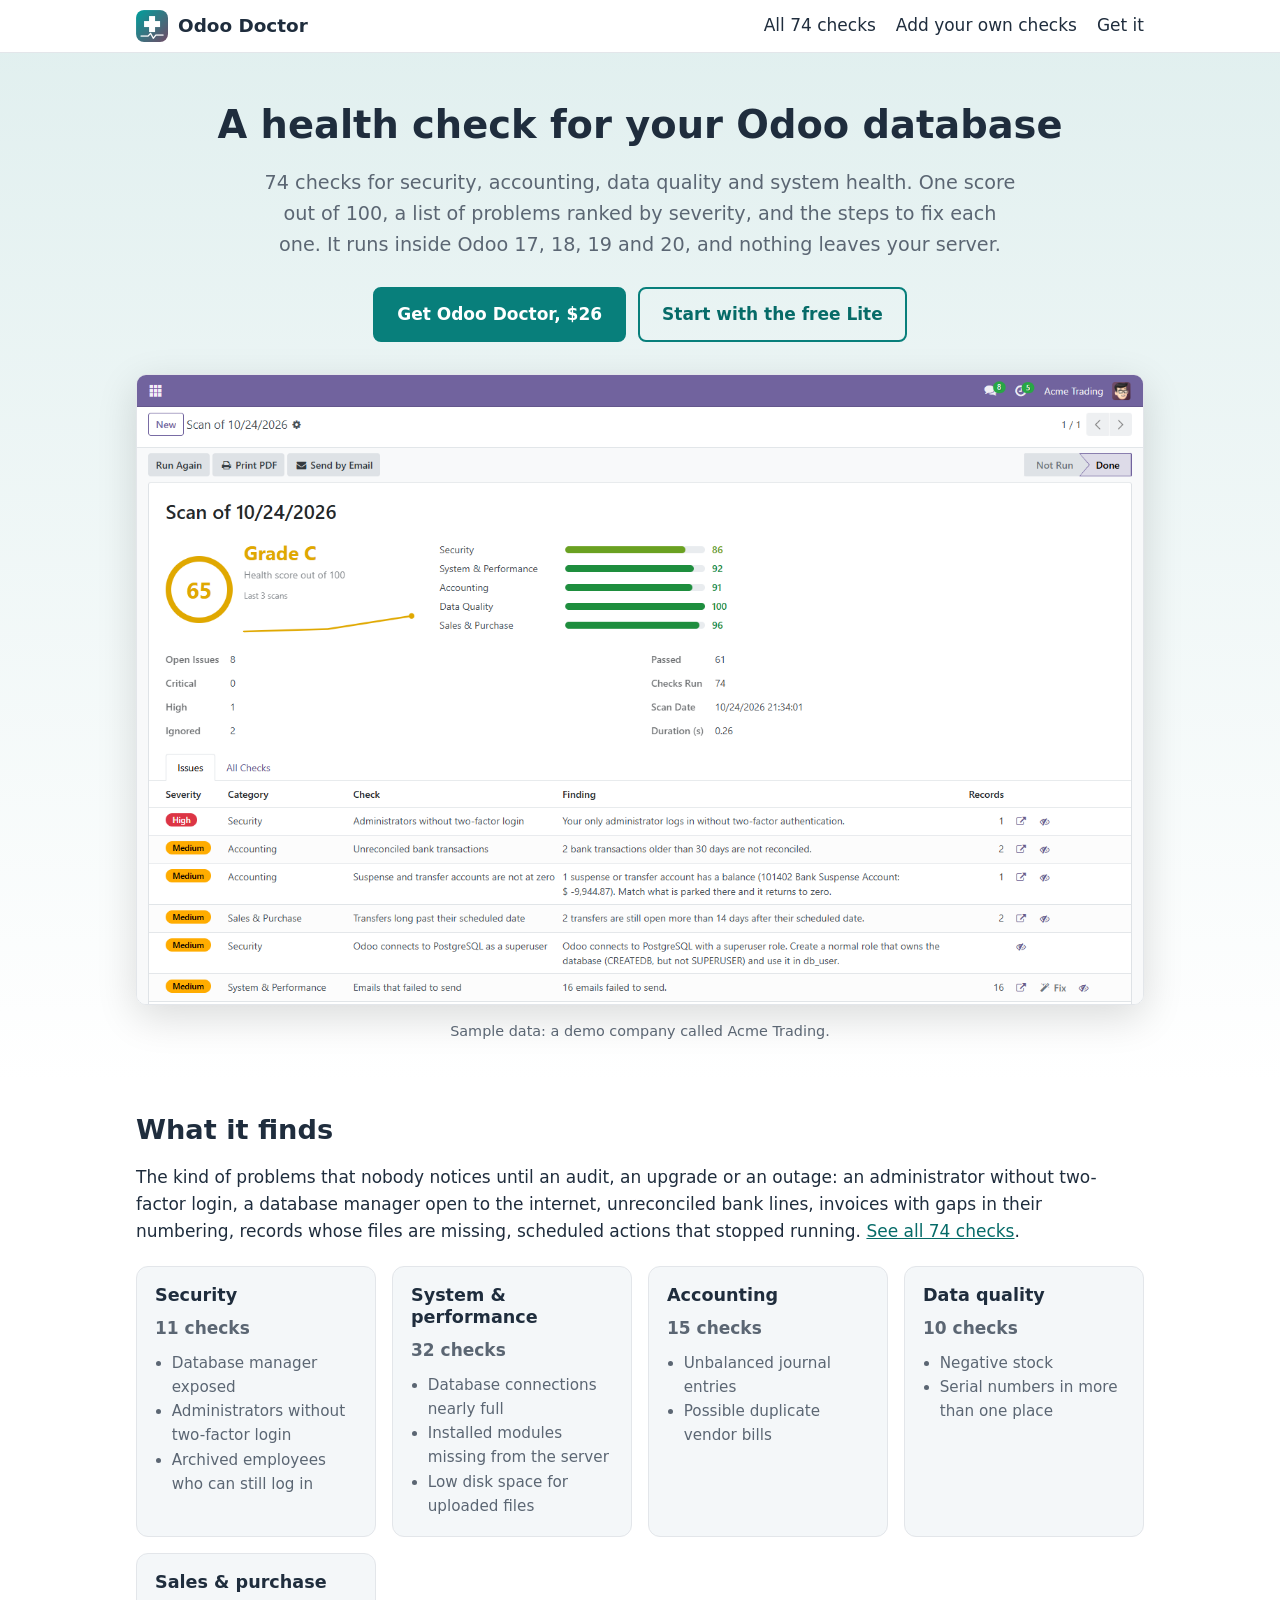
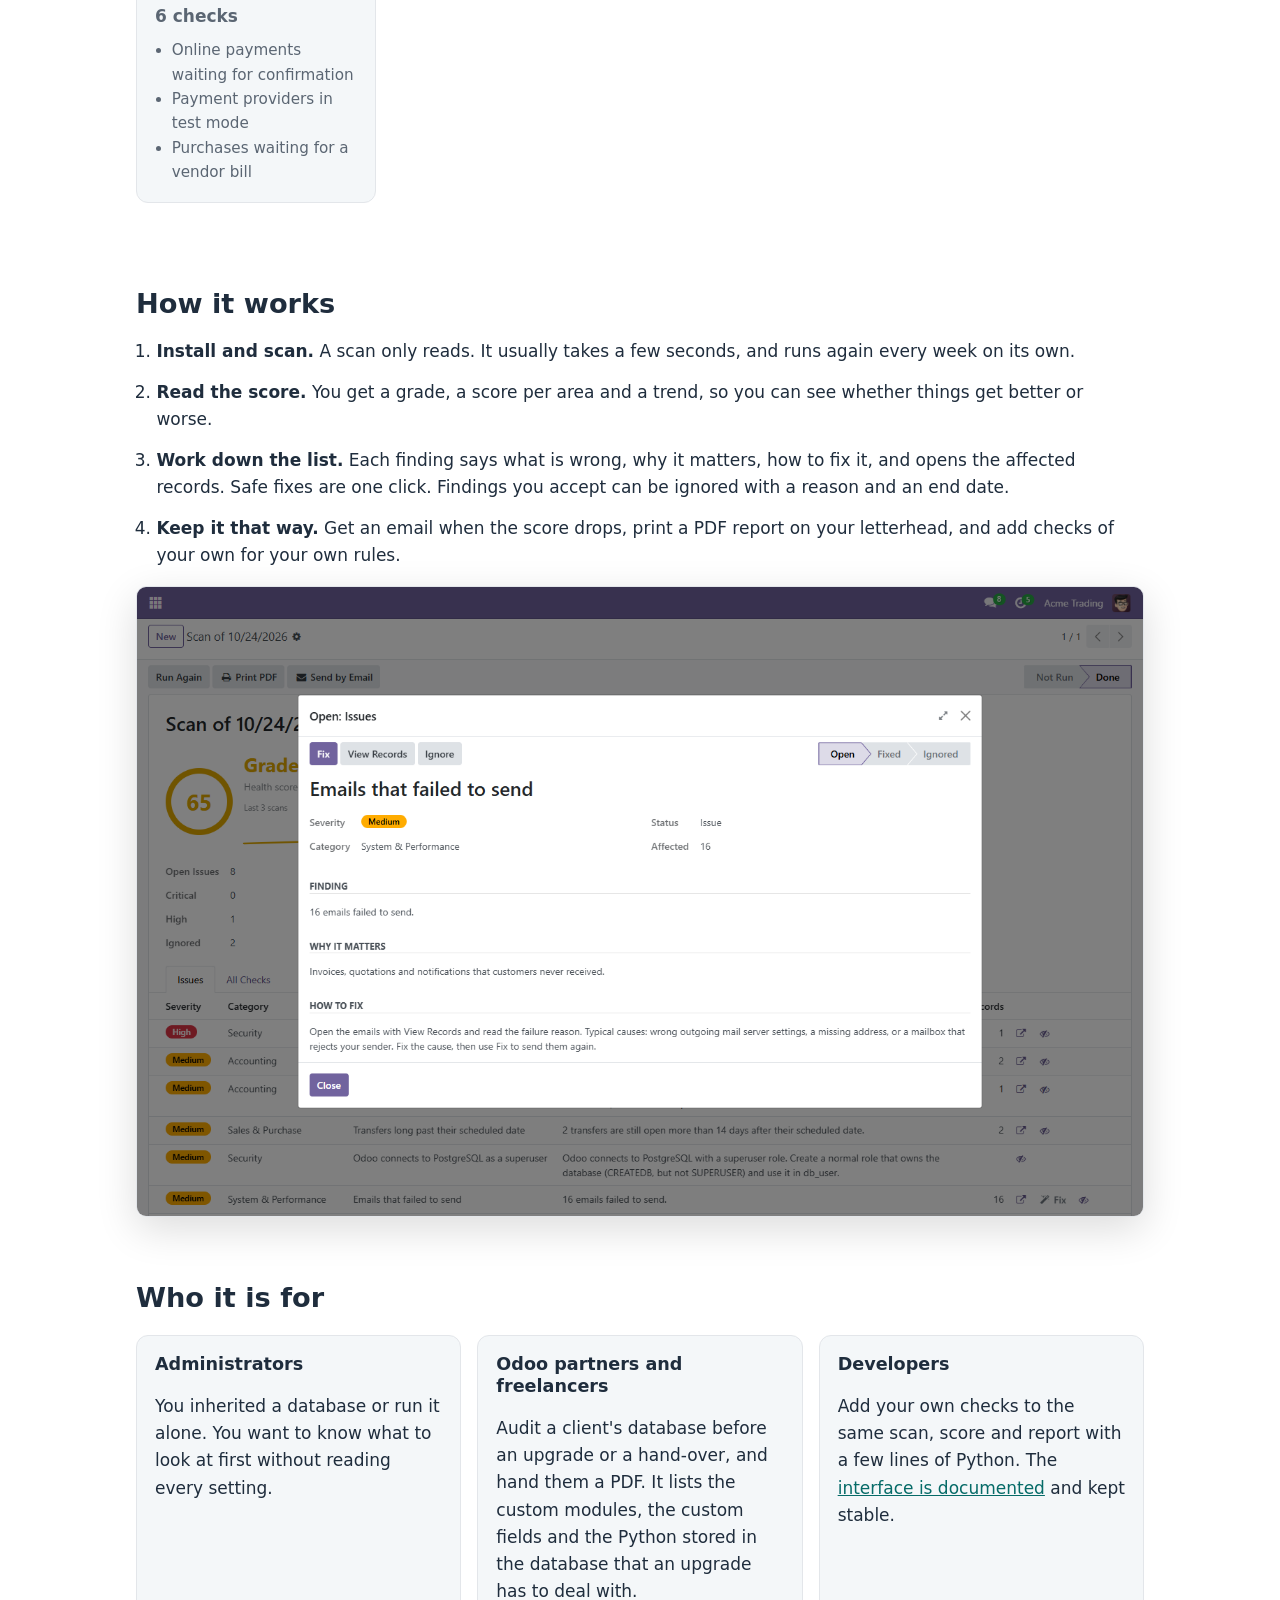
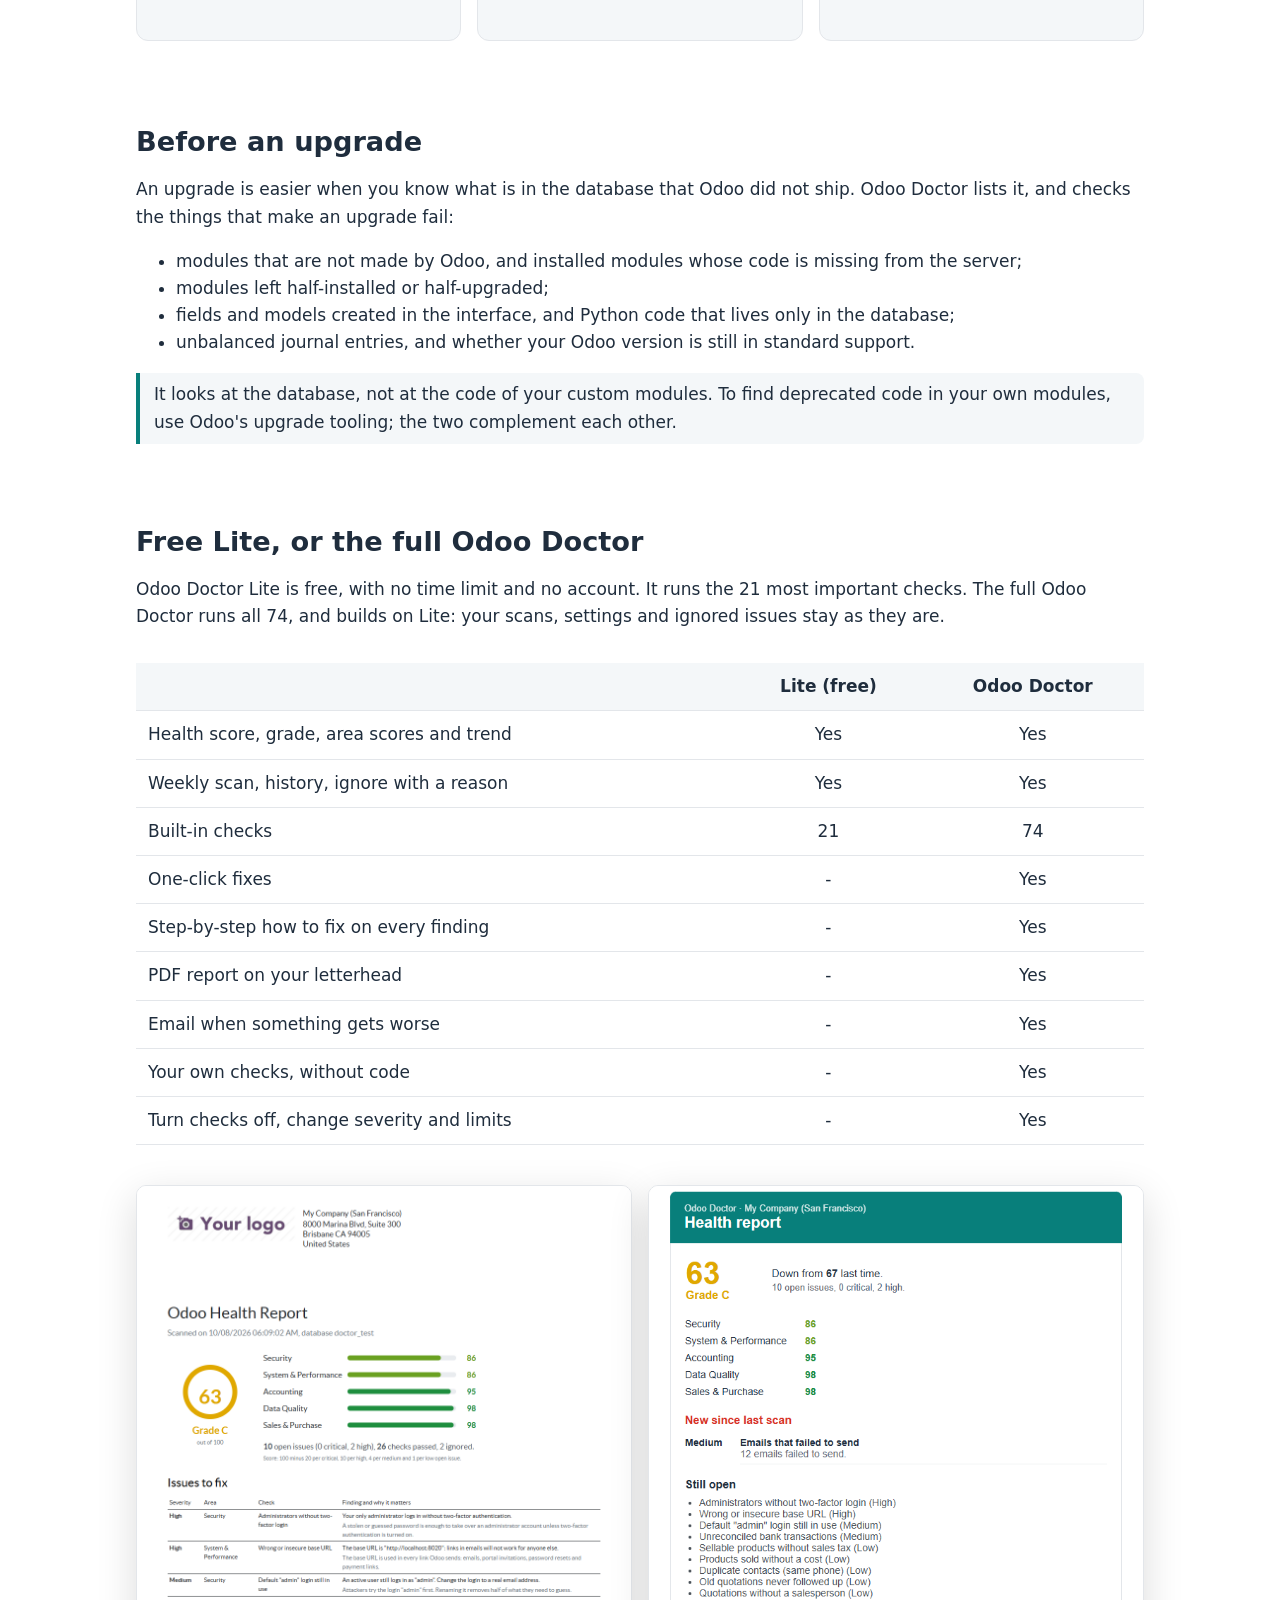
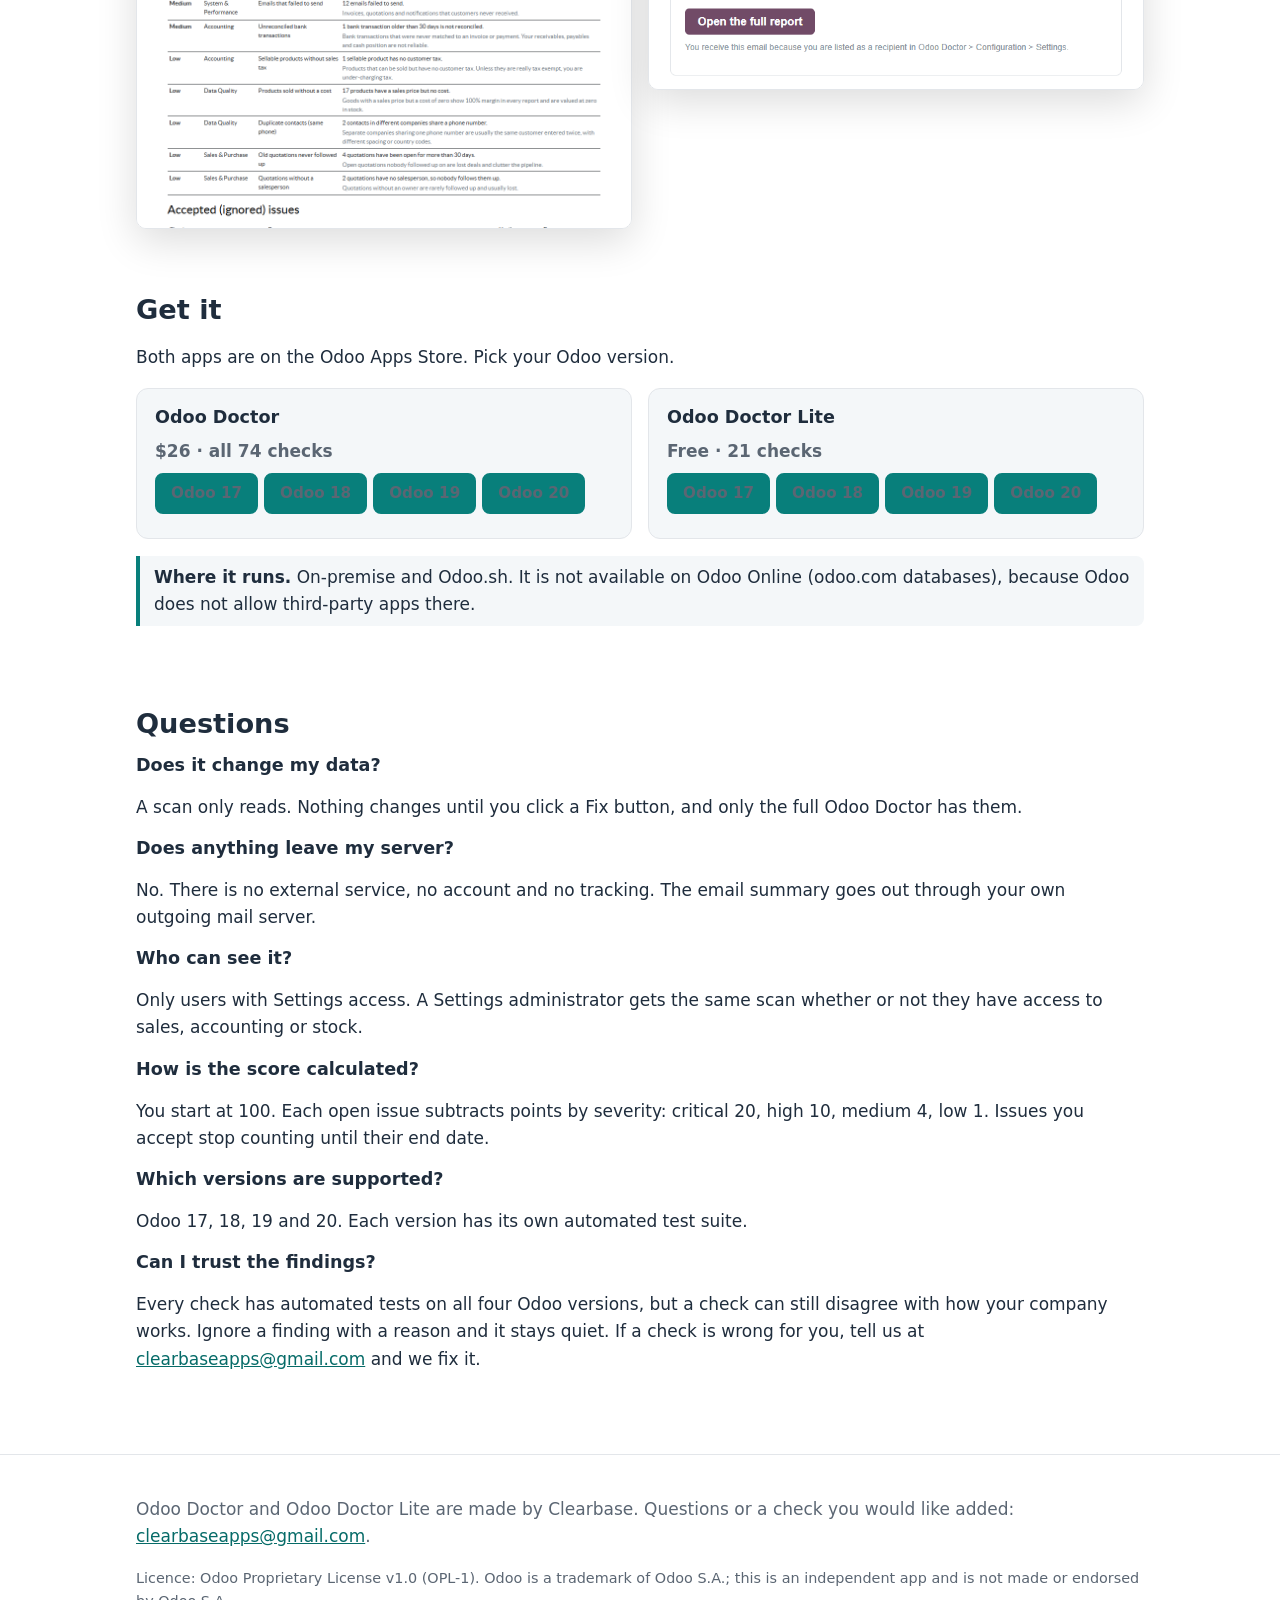
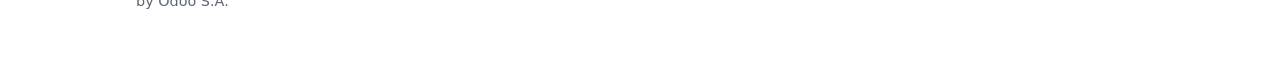
<file: index.html>
<!doctype html>
<html lang="en">
<head>
<meta charset="utf-8">
<meta name="viewport" content="width=device-width, initial-scale=1">
<title>Odoo Doctor: a health check for your Odoo database (17, 18, 19, 20)</title>
<meta name="description" content="74 checks for security, accounting, data quality and system health in Odoo 17, 18, 19 and 20. A score, a ranked list of problems and the steps to fix each one. A free Lite version is available.">
<link rel="canonical" href="https://clearbaseapps.github.io/">
<link rel="icon" href="img/icon.png">
<link rel="stylesheet" href="style.css">
<meta property="og:type" content="website">
<meta property="og:title" content="Odoo Doctor: a health check for your Odoo database (17, 18, 19, 20)">
<meta property="og:description" content="74 checks for security, accounting, data quality and system health in Odoo 17, 18, 19 and 20. A score, a ranked list of problems and the steps to fix each one. A free Lite version is available.">
<meta property="og:url" content="https://clearbaseapps.github.io/">
<meta property="og:image" content="https://clearbaseapps.github.io/img/banner.png">
<meta name="twitter:card" content="summary_large_image">
<script type="application/ld+json">
{"@context": "https://schema.org", "@type": "SoftwareApplication", "name": "Odoo Doctor",
 "applicationCategory": "BusinessApplication", "operatingSystem": "Odoo 17, 18, 19, 20",
 "description": "74 health checks for an Odoo database.",
 "offers": {"@type": "Offer", "price": "26.00", "priceCurrency": "USD"},
 "author": {"@type": "Organization", "name": "Clearbase"}}
</script>
</head>
<body>
<a class="skip" href="#main">Skip to the content</a>
<header class="top">
  <div class="wrap bar">
    <a class="brand" href="index.html"><img src="img/icon.png" alt="" width="32" height="32"><span>Odoo Doctor</span></a>
    <nav aria-label="Main"><a href="checks.html">All 74 checks</a><a href="extending.html">Add your own checks</a><a href="index.html#get">Get it</a></nav>
  </div>
</header>
<main id="main">

<section class="hero">
  <div class="wrap">
    <h1>A health check for your Odoo database</h1>
    <p class="lead">74 checks for security, accounting, data quality and system health. One score out of 100, a list of
    problems ranked by severity, and the steps to fix each one. It runs inside Odoo 17, 18, 19 and 20, and nothing
    leaves your server.</p>
    <p class="actions"><a class="btn" href="#get">Get Odoo Doctor, $26</a>
    <a class="btn ghost" href="#lite">Start with the free Lite</a></p>
    <img class="shot" src="img/main_screenshot.png" alt="Odoo Doctor health report: a score, a grade, scores per area and the list of issues" width="1440" height="900">
    <p class="small center">Sample data: a demo company called Acme Trading.</p>
  </div>
</section>

<section class="wrap block">
  <h2>What it finds</h2>
  <p>The kind of problems that nobody notices until an audit, an upgrade or an outage: an administrator without two-factor
  login, a database manager open to the internet, unreconciled bank lines, invoices with gaps in their numbering,
  records whose files are missing, scheduled actions that stopped running. <a href="checks.html">See all 74 checks</a>.</p>
  <div class="grid"><div class="card"><h3>Security</h3><p class="count">11 checks</p><ul><li>Database manager exposed</li><li>Administrators without two-factor login</li><li>Archived employees who can still log in</li></ul></div><div class="card"><h3>System & performance</h3><p class="count">32 checks</p><ul><li>Database connections nearly full</li><li>Installed modules missing from the server</li><li>Low disk space for uploaded files</li></ul></div><div class="card"><h3>Accounting</h3><p class="count">15 checks</p><ul><li>Unbalanced journal entries</li><li>Possible duplicate vendor bills</li></ul></div><div class="card"><h3>Data quality</h3><p class="count">10 checks</p><ul><li>Negative stock</li><li>Serial numbers in more than one place</li></ul></div><div class="card"><h3>Sales & purchase</h3><p class="count">6 checks</p><ul><li>Online payments waiting for confirmation</li><li>Payment providers in test mode</li><li>Purchases waiting for a vendor bill</li></ul></div></div>
</section>

<section class="wrap block">
  <h2>How it works</h2>
  <ol class="steps">
    <li><strong>Install and scan.</strong> A scan only reads. It usually takes a few seconds, and runs
    again every week on its own.</li>
    <li><strong>Read the score.</strong> You get a grade, a score per area and a trend, so you can see whether things get
    better or worse.</li>
    <li><strong>Work down the list.</strong> Each finding says what is wrong, why it matters, how to fix it, and opens the
    affected records. Safe fixes are one click. Findings you accept can be ignored with a reason and an end date.</li>
    <li><strong>Keep it that way.</strong> Get an email when the score drops, print a PDF report on your letterhead, and
    add checks of your own for your own rules.</li>
  </ol>
  <img class="shot" src="img/issue_detail.png" alt="One finding opened: what is wrong, why it matters, how to fix it, and a Fix button" width="1440" height="900" loading="lazy">
</section>

<section class="wrap block">
  <h2>Who it is for</h2>
  <div class="grid">
    <div class="card"><h3>Administrators</h3><p>You inherited a database or run it alone. You want to know what to look at first
    without reading every setting.</p></div>
    <div class="card"><h3>Odoo partners and freelancers</h3><p>Audit a client's database before an upgrade or a hand-over, and
    hand them a PDF. It lists the custom modules, the custom fields and the Python stored in the database that an upgrade has to deal with.</p></div>
    <div class="card"><h3>Developers</h3><p>Add your own checks to the same scan, score and report with a few lines of Python.
    The <a href="extending.html">interface is documented</a> and kept stable.</p></div>
  </div>
</section>

<section class="wrap block" id="upgrade">
  <h2>Before an upgrade</h2>
  <p>An upgrade is easier when you know what is in the database that Odoo did not ship. Odoo Doctor lists it, and checks
  the things that make an upgrade fail:</p>
  <ul>
    <li>modules that are not made by Odoo, and installed modules whose code is missing from the server;</li>
    <li>modules left half-installed or half-upgraded;</li>
    <li>fields and models created in the interface, and Python code that lives only in the database;</li>
    <li>unbalanced journal entries, and whether your Odoo version is still in standard support.</li>
  </ul>
  <p class="note">It looks at the database, not at the code of your custom modules. To find deprecated code in your own
  modules, use Odoo's upgrade tooling; the two complement each other.</p>
</section>

<section class="wrap block" id="lite">
  <h2>Free Lite, or the full Odoo Doctor</h2>
  <p>Odoo Doctor Lite is free, with no time limit and no account. It runs the 21 most important checks. The full Odoo
  Doctor runs all 74, and builds on Lite: your scans, settings and ignored issues stay as they are.</p>
  <div class="scroll"><table>
    <thead><tr><th></th><th>Lite (free)</th><th>Odoo Doctor</th></tr></thead>
    <tbody>
      <tr><td>Health score, grade, area scores and trend</td><td>Yes</td><td>Yes</td></tr>
      <tr><td>Weekly scan, history, ignore with a reason</td><td>Yes</td><td>Yes</td></tr>
      <tr><td>Built-in checks</td><td>21</td><td>74</td></tr>
      <tr><td>One-click fixes</td><td>-</td><td>Yes</td></tr>
      <tr><td>Step-by-step how to fix on every finding</td><td>-</td><td>Yes</td></tr>
      <tr><td>PDF report on your letterhead</td><td>-</td><td>Yes</td></tr>
      <tr><td>Email when something gets worse</td><td>-</td><td>Yes</td></tr>
      <tr><td>Your own checks, without code</td><td>-</td><td>Yes</td></tr>
      <tr><td>Turn checks off, change severity and limits</td><td>-</td><td>Yes</td></tr>
    </tbody>
  </table></div>
  <div class="two">
    <img class="shot" src="img/pdf_report.png" alt="The PDF report" width="720" loading="lazy">
    <img class="shot" src="img/email_summary.png" alt="The email summary" width="720" loading="lazy">
  </div>
</section>

<section class="wrap block" id="get">
  <h2>Get it</h2>
  <p>Both apps are on the Odoo Apps Store. Pick your Odoo version.</p>
  <div class="get">
    <div class="card"><h3>Odoo Doctor</h3><p class="count">$26 &middot; all 74 checks</p>
      <p class="buttons"><a class="btn small" href="https://apps.odoo.com/apps/modules/17.0/odoo_doctor">Odoo 17</a><a class="btn small" href="https://apps.odoo.com/apps/modules/18.0/odoo_doctor">Odoo 18</a><a class="btn small" href="https://apps.odoo.com/apps/modules/19.0/odoo_doctor">Odoo 19</a><a class="btn small" href="https://apps.odoo.com/apps/modules/20.0/odoo_doctor">Odoo 20</a></p></div>
    <div class="card"><h3>Odoo Doctor Lite</h3><p class="count">Free &middot; 21 checks</p>
      <p class="buttons"><a class="btn small" href="https://apps.odoo.com/apps/modules/17.0/odoo_doctor_lite">Odoo 17</a><a class="btn small" href="https://apps.odoo.com/apps/modules/18.0/odoo_doctor_lite">Odoo 18</a><a class="btn small" href="https://apps.odoo.com/apps/modules/19.0/odoo_doctor_lite">Odoo 19</a><a class="btn small" href="https://apps.odoo.com/apps/modules/20.0/odoo_doctor_lite">Odoo 20</a></p></div>
  </div>
  <p class="note"><strong>Where it runs.</strong> On-premise and Odoo.sh. It is not available on Odoo Online (odoo.com
  databases), because Odoo does not allow third-party apps there.</p>
</section>

<section class="wrap block">
  <h2>Questions</h2>
  <h3>Does it change my data?</h3>
  <p>A scan only reads. Nothing changes until you click a Fix button, and only the full Odoo Doctor has them.</p>
  <h3>Does anything leave my server?</h3>
  <p>No. There is no external service, no account and no tracking. The email summary goes out through your own outgoing
  mail server.</p>
  <h3>Who can see it?</h3>
  <p>Only users with Settings access. A Settings administrator gets the same scan whether or not they have access to
  sales, accounting or stock.</p>
  <h3>How is the score calculated?</h3>
  <p>You start at 100. Each open issue subtracts points by severity: critical 20, high 10, medium 4, low 1. Issues you
  accept stop counting until their end date.</p>
  <h3>Which versions are supported?</h3>
  <p>Odoo 17, 18, 19 and 20. Each version has its own automated test suite.</p>
  <h3>Can I trust the findings?</h3>
  <p>Every check has automated tests on all four Odoo versions, but a check can still disagree with how your company
  works. Ignore a finding with a reason and it stays quiet. If a check is wrong for you, tell us at
  <a href="mailto:clearbaseapps@gmail.com">clearbaseapps@gmail.com</a> and we fix it.</p>
</section>

</main>
<footer>
  <div class="wrap">
    <p>Odoo Doctor and Odoo Doctor Lite are made by Clearbase. Questions or a check you would like added:
    <a href="mailto:clearbaseapps@gmail.com">clearbaseapps@gmail.com</a>.</p>
    <p class="small">Licence: Odoo Proprietary License v1.0 (OPL-1). Odoo is a trademark of Odoo S.A.; this is an independent
    app and is not made or endorsed by Odoo S.A.</p>
  </div>
</footer>
</body>
</html>
</file>
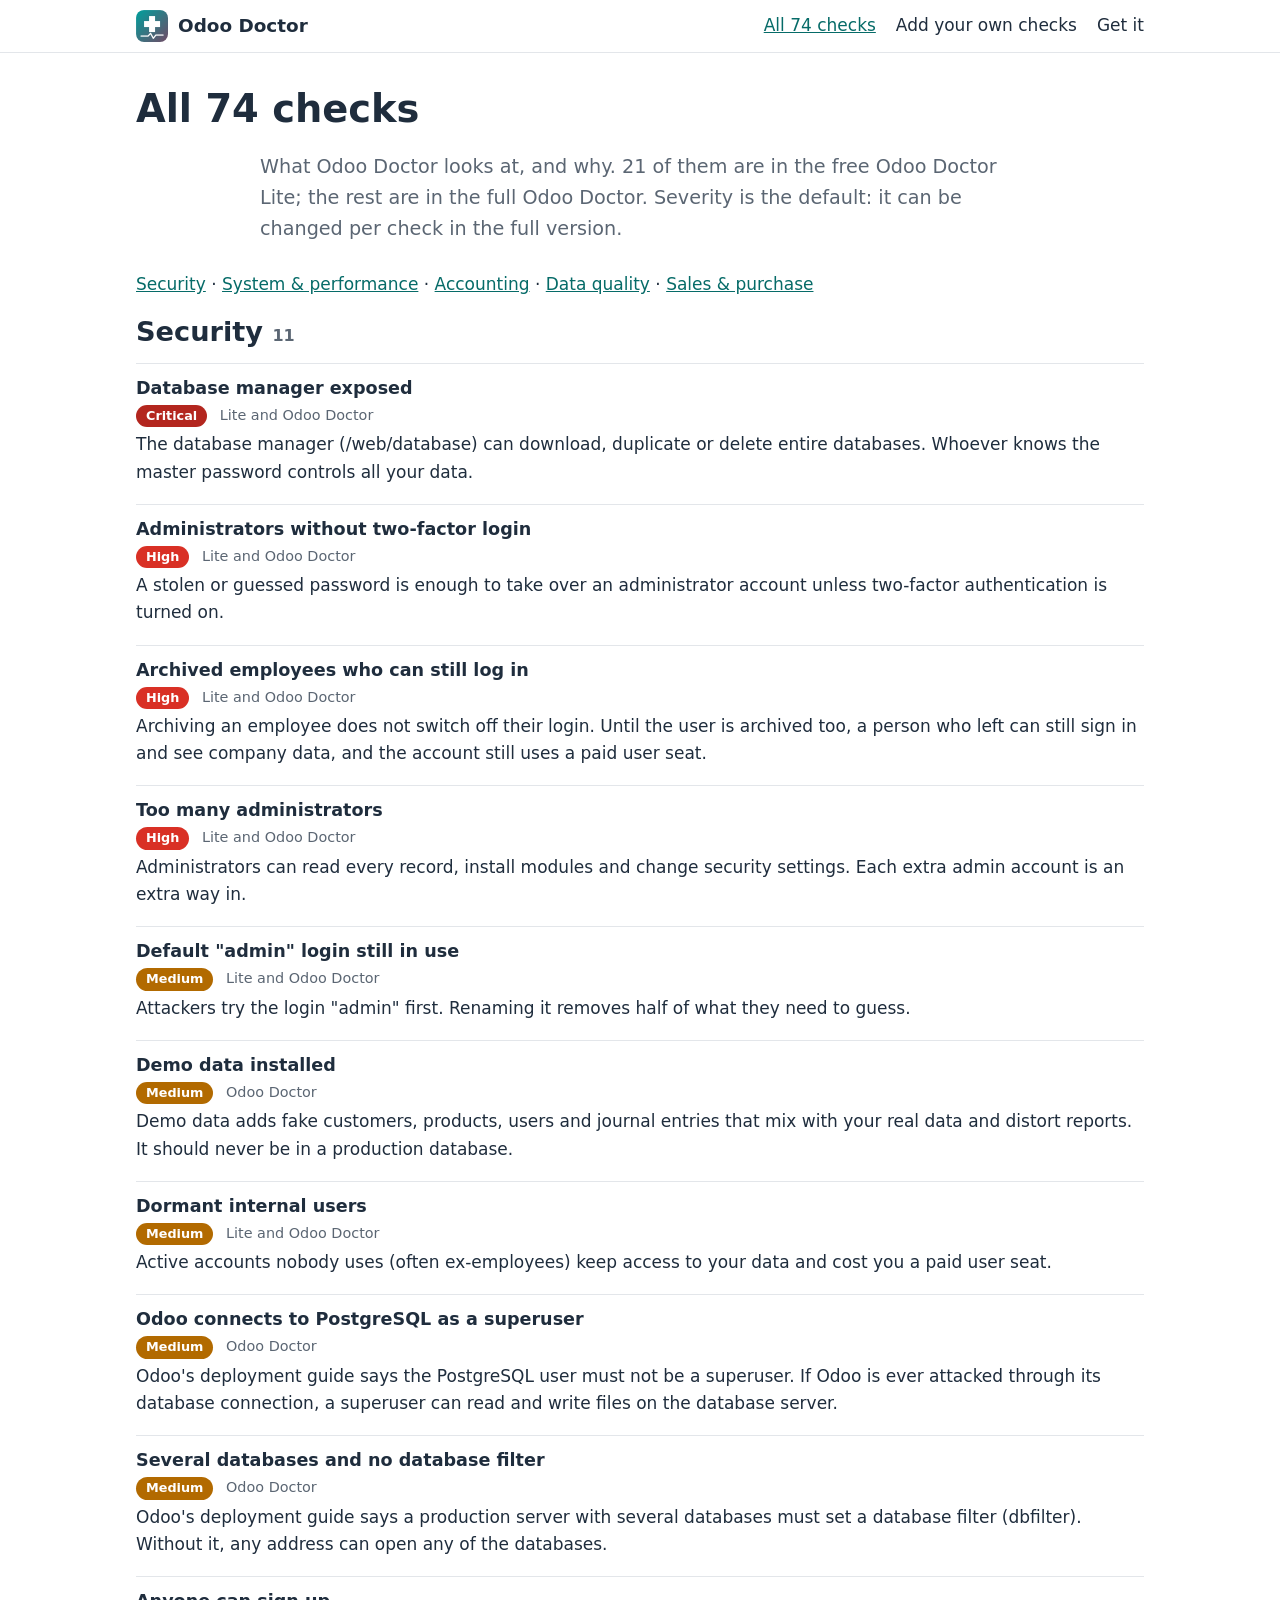
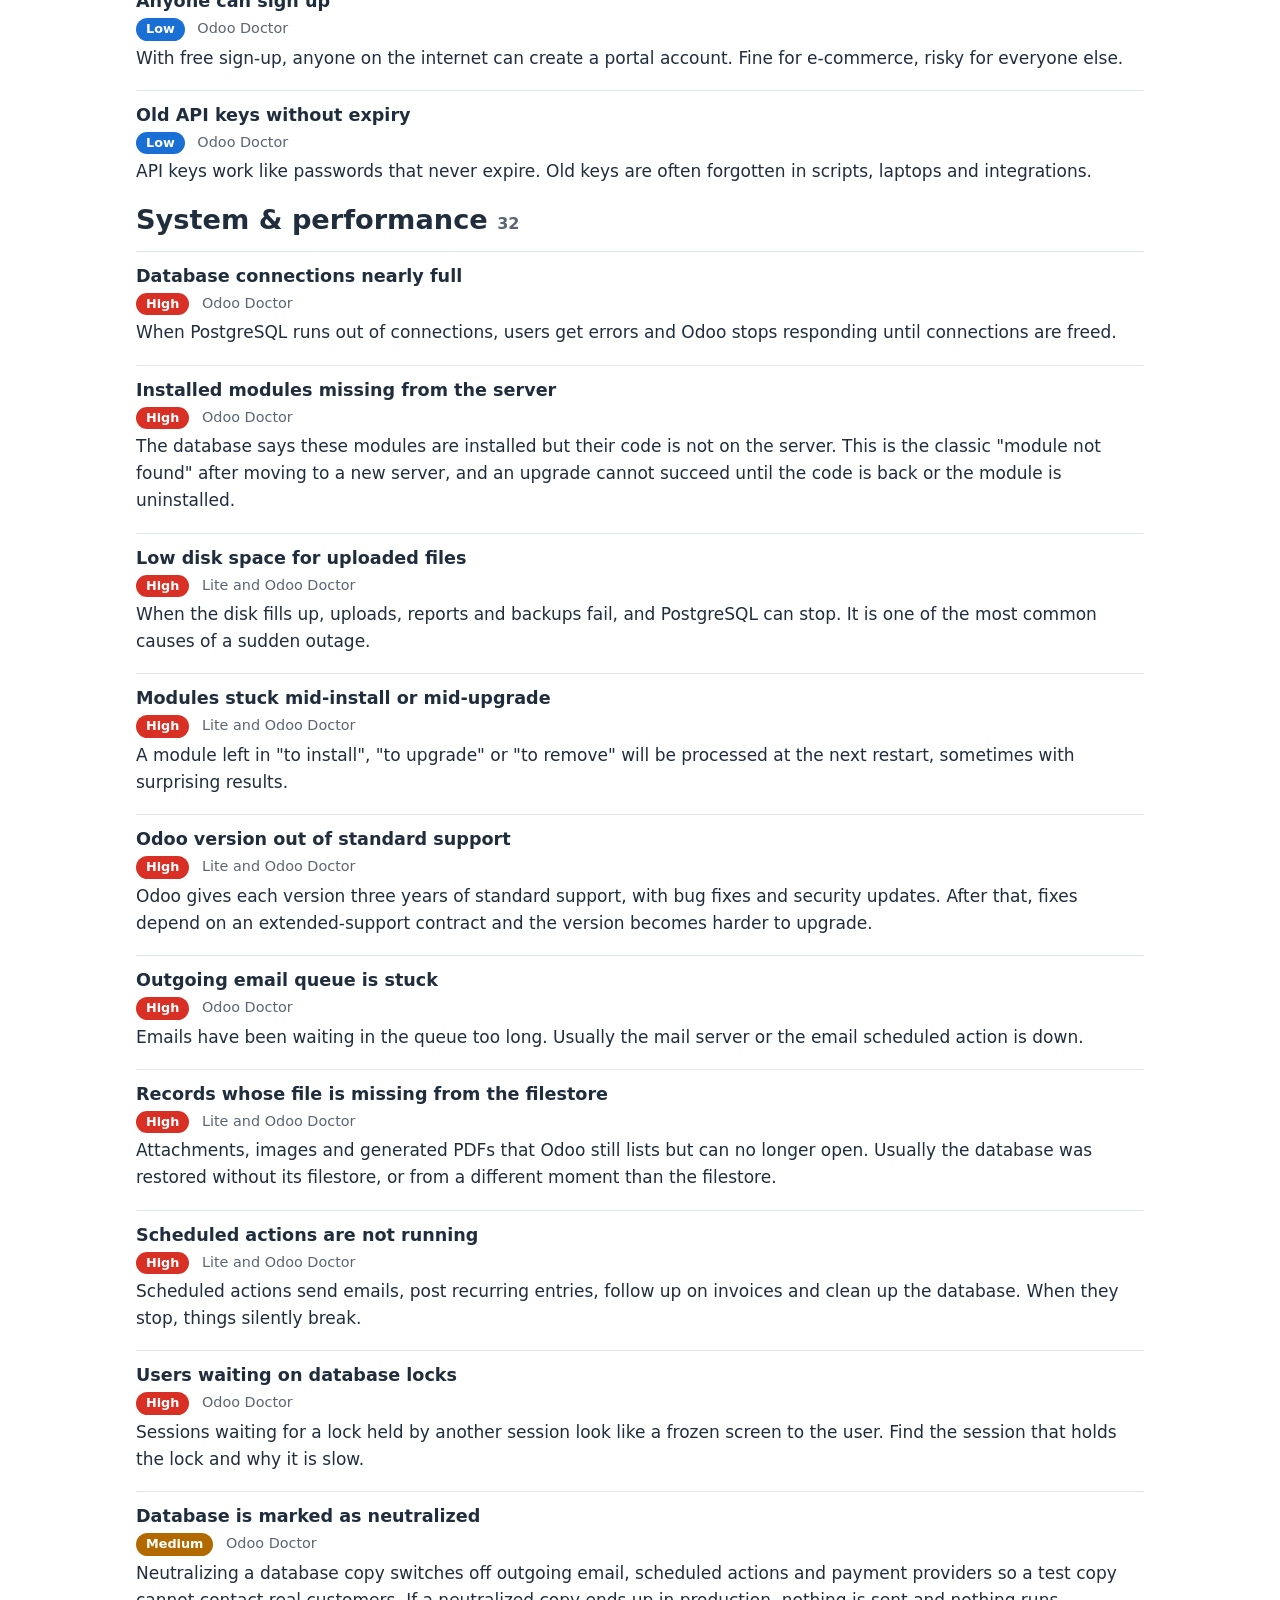
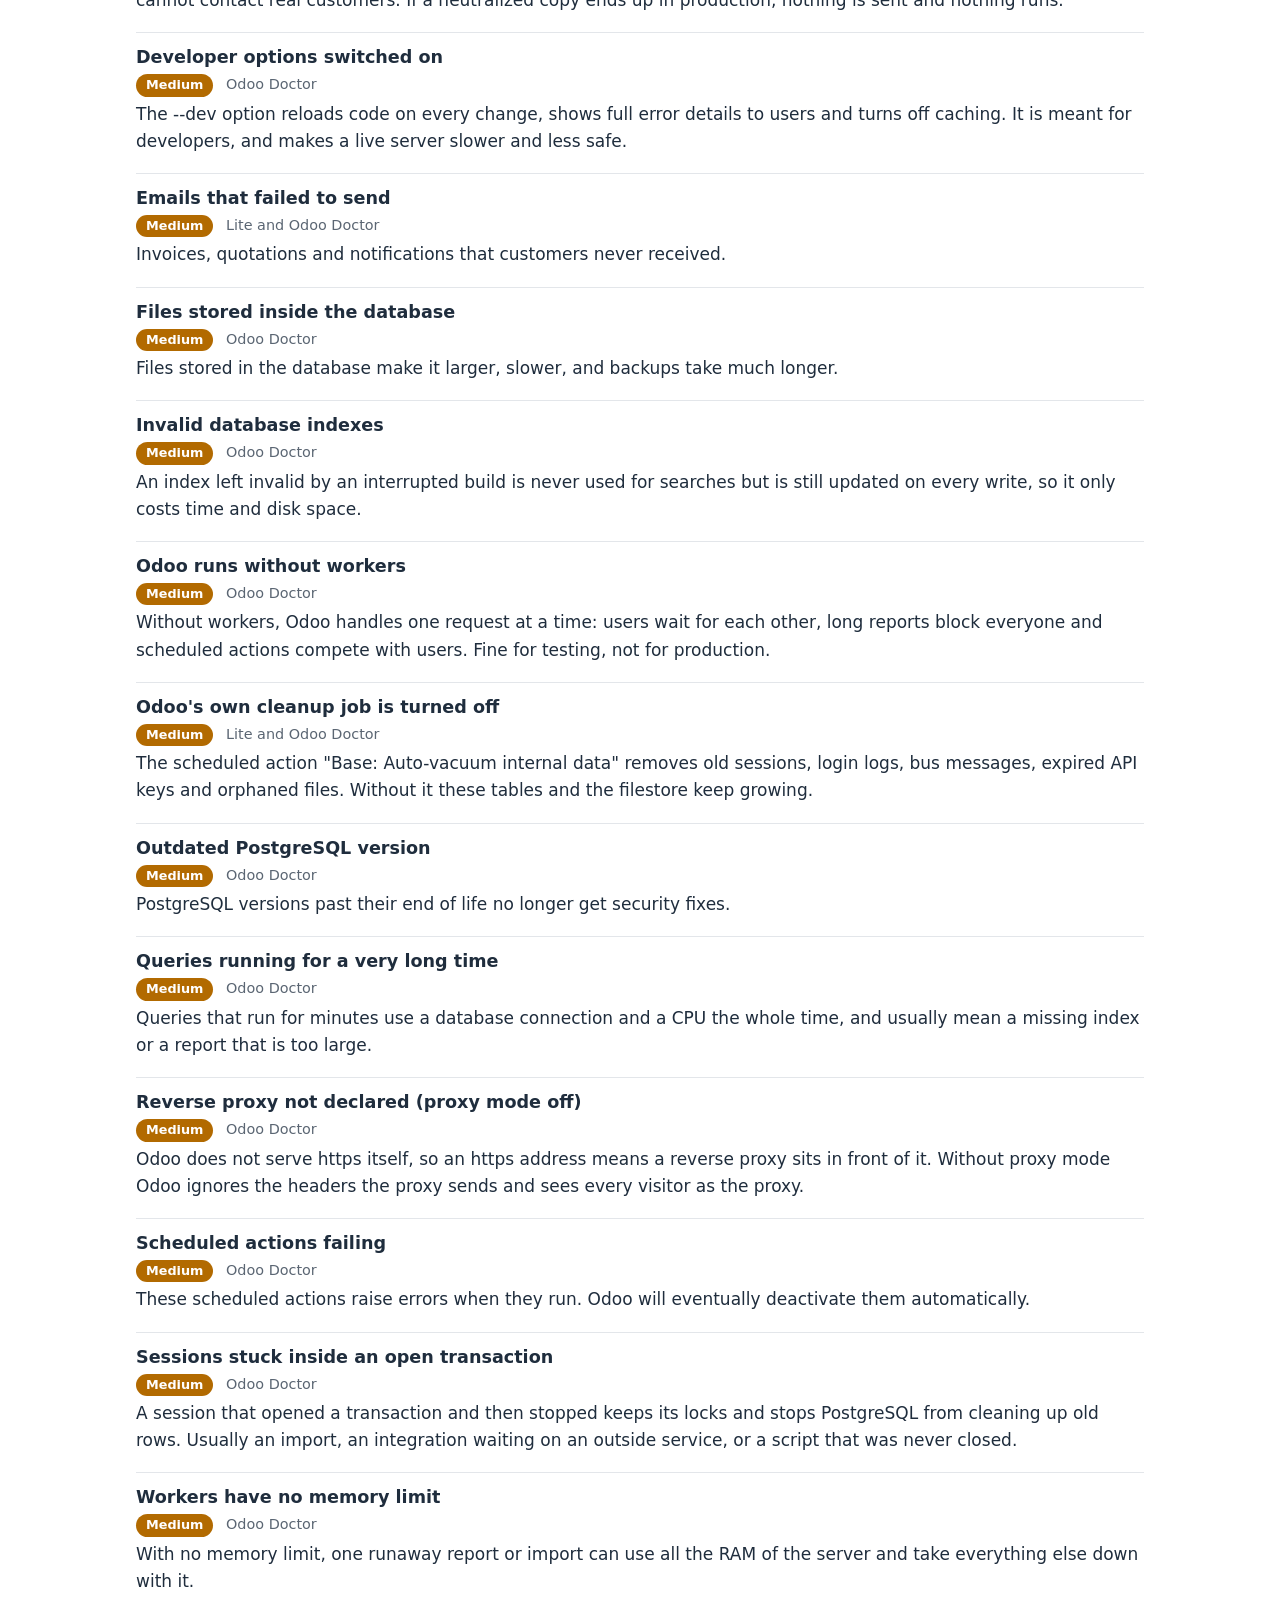
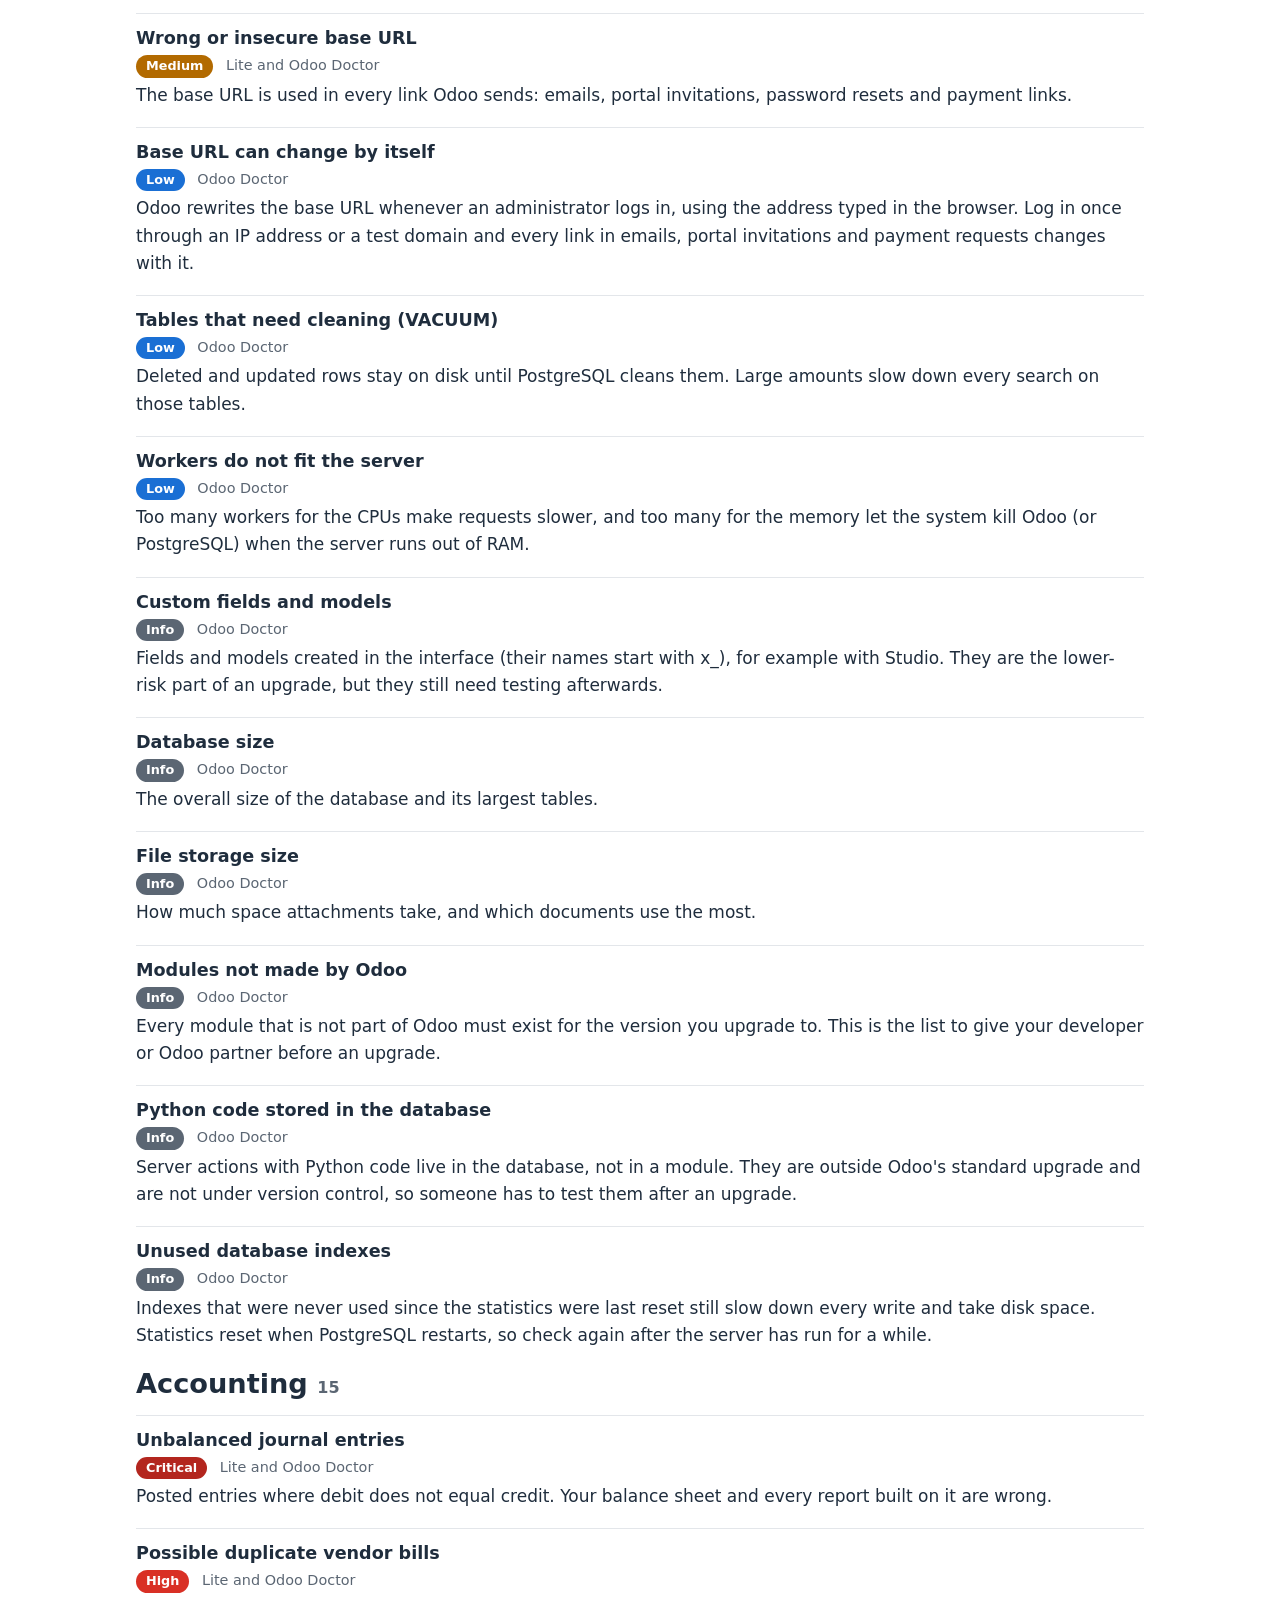
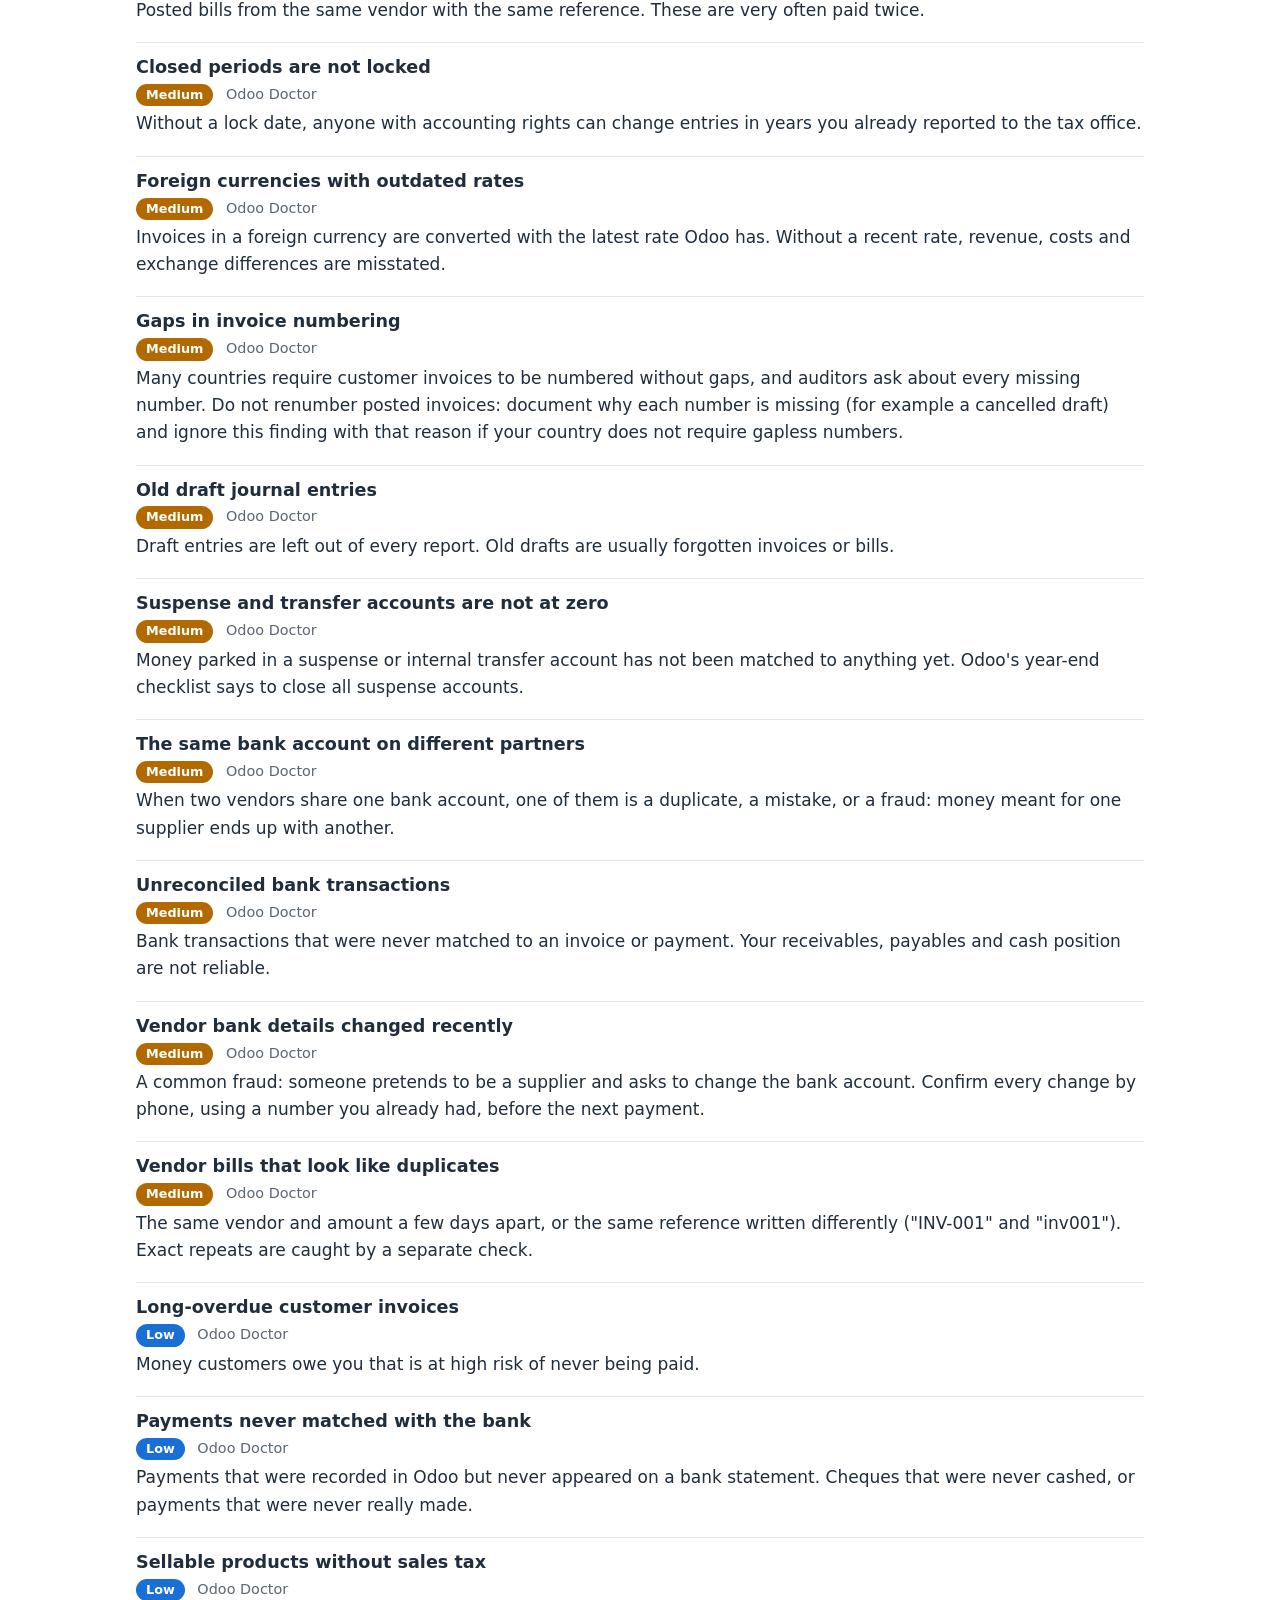
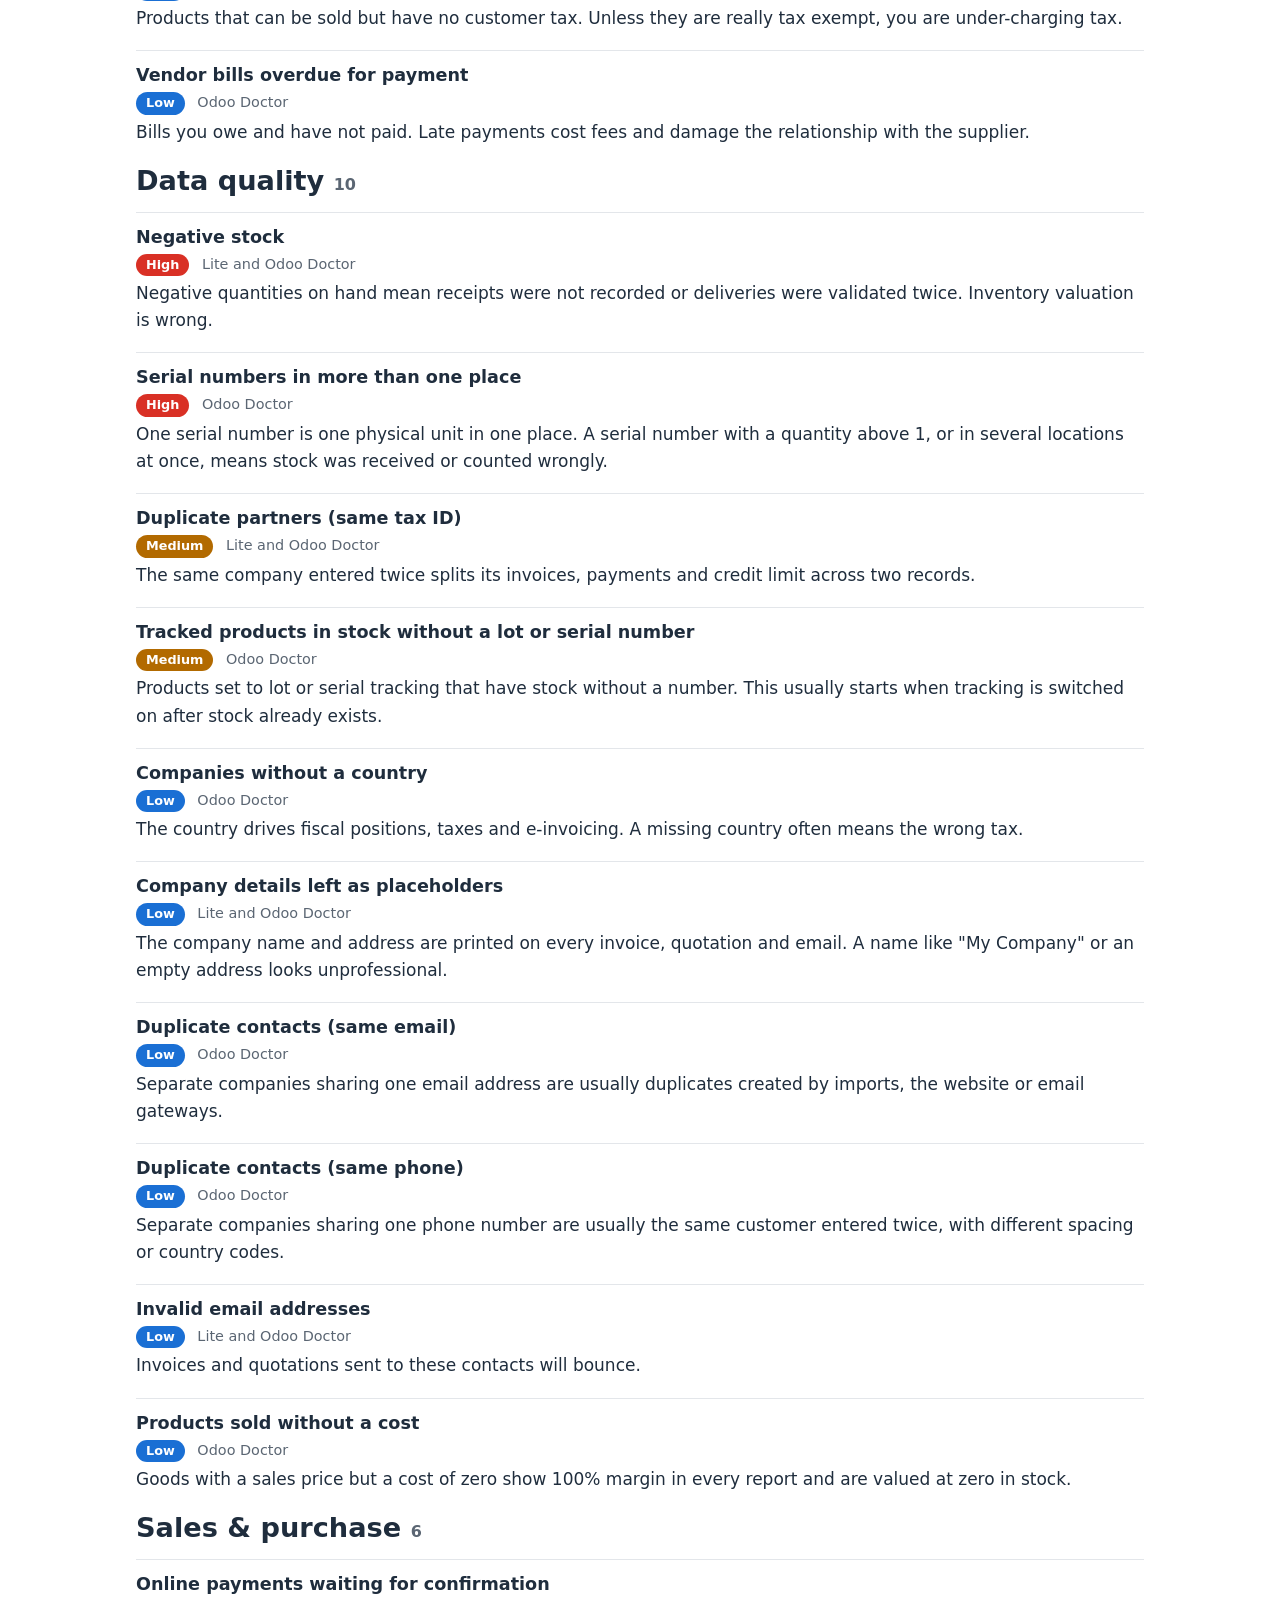
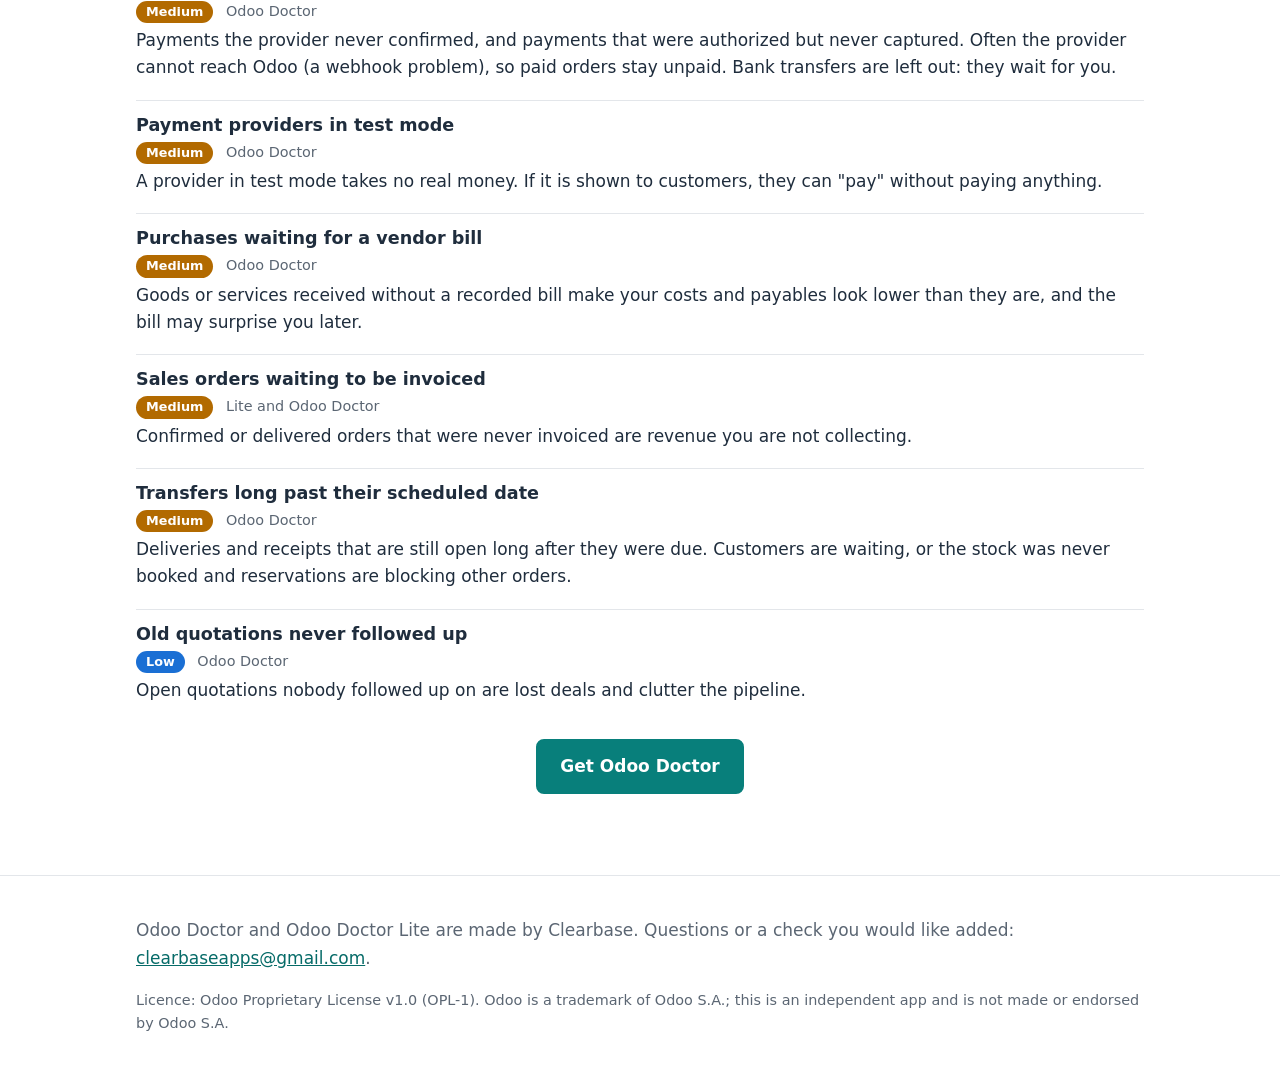
<file: checks.html>
<!doctype html>
<html lang="en">
<head>
<meta charset="utf-8">
<meta name="viewport" content="width=device-width, initial-scale=1">
<title>All 74 checks of Odoo Doctor for Odoo 17, 18, 19 and 20</title>
<meta name="description" content="Every check Odoo Doctor runs on an Odoo database: what it looks at, how severe it is and why it matters.">
<link rel="canonical" href="https://clearbaseapps.github.io/checks.html">
<link rel="icon" href="img/icon.png">
<link rel="stylesheet" href="style.css">
<meta property="og:type" content="website">
<meta property="og:title" content="All 74 checks of Odoo Doctor for Odoo 17, 18, 19 and 20">
<meta property="og:description" content="Every check Odoo Doctor runs on an Odoo database: what it looks at, how severe it is and why it matters.">
<meta property="og:url" content="https://clearbaseapps.github.io/checks.html">
<meta property="og:image" content="https://clearbaseapps.github.io/img/banner.png">
<meta name="twitter:card" content="summary_large_image">
</head>
<body>
<a class="skip" href="#main">Skip to the content</a>
<header class="top">
  <div class="wrap bar">
    <a class="brand" href="index.html"><img src="img/icon.png" alt="" width="32" height="32"><span>Odoo Doctor</span></a>
    <nav aria-label="Main"><a href="checks.html" aria-current="page">All 74 checks</a><a href="extending.html">Add your own checks</a><a href="index.html#get">Get it</a></nav>
  </div>
</header>
<main id="main">

<div class="wrap block">
  <h1>All 74 checks</h1>
  <p class="lead">What Odoo Doctor looks at, and why. 21 of them are in the free Odoo Doctor Lite; the rest are in
  the full Odoo Doctor. Severity is the default: it can be changed per check in the full version.</p>
  <p><a href="#security">Security</a> &middot; <a href="#system">System & performance</a> &middot; <a href="#accounting">Accounting</a> &middot; <a href="#data">Data quality</a> &middot; <a href="#business">Sales & purchase</a></p>
  <section id="security"><h2>Security <span class="count">11</span></h2><article class="check" id="security_db_manager_exposed"><h3>Database manager exposed</h3><p class="meta"><span class="chip critical">Critical</span> <span class="edition">Lite and Odoo Doctor</span></p><p>The database manager (/web/database) can download, duplicate or delete entire databases. Whoever knows the master password controls all your data.</p></article><article class="check" id="security_admin_2fa"><h3>Administrators without two-factor login</h3><p class="meta"><span class="chip high">High</span> <span class="edition">Lite and Odoo Doctor</span></p><p>A stolen or guessed password is enough to take over an administrator account unless two-factor authentication is turned on.</p></article><article class="check" id="security_leavers_active"><h3>Archived employees who can still log in</h3><p class="meta"><span class="chip high">High</span> <span class="edition">Lite and Odoo Doctor</span></p><p>Archiving an employee does not switch off their login. Until the user is archived too, a person who left can still sign in and see company data, and the account still uses a paid user seat.</p></article><article class="check" id="security_admin_count"><h3>Too many administrators</h3><p class="meta"><span class="chip high">High</span> <span class="edition">Lite and Odoo Doctor</span></p><p>Administrators can read every record, install modules and change security settings. Each extra admin account is an extra way in.</p></article><article class="check" id="security_default_admin_login"><h3>Default &quot;admin&quot; login still in use</h3><p class="meta"><span class="chip medium">Medium</span> <span class="edition">Lite and Odoo Doctor</span></p><p>Attackers try the login &quot;admin&quot; first. Renaming it removes half of what they need to guess.</p></article><article class="check" id="security_demo_data"><h3>Demo data installed</h3><p class="meta"><span class="chip medium">Medium</span> <span class="edition">Odoo Doctor</span></p><p>Demo data adds fake customers, products, users and journal entries that mix with your real data and distort reports. It should never be in a production database.</p></article><article class="check" id="security_dormant_users"><h3>Dormant internal users</h3><p class="meta"><span class="chip medium">Medium</span> <span class="edition">Lite and Odoo Doctor</span></p><p>Active accounts nobody uses (often ex-employees) keep access to your data and cost you a paid user seat.</p></article><article class="check" id="security_pg_superuser"><h3>Odoo connects to PostgreSQL as a superuser</h3><p class="meta"><span class="chip medium">Medium</span> <span class="edition">Odoo Doctor</span></p><p>Odoo&#x27;s deployment guide says the PostgreSQL user must not be a superuser. If Odoo is ever attacked through its database connection, a superuser can read and write files on the database server.</p></article><article class="check" id="security_dbfilter"><h3>Several databases and no database filter</h3><p class="meta"><span class="chip medium">Medium</span> <span class="edition">Odoo Doctor</span></p><p>Odoo&#x27;s deployment guide says a production server with several databases must set a database filter (dbfilter). Without it, any address can open any of the databases.</p></article><article class="check" id="security_open_signup"><h3>Anyone can sign up</h3><p class="meta"><span class="chip low">Low</span> <span class="edition">Odoo Doctor</span></p><p>With free sign-up, anyone on the internet can create a portal account. Fine for e-commerce, risky for everyone else.</p></article><article class="check" id="security_old_api_keys"><h3>Old API keys without expiry</h3><p class="meta"><span class="chip low">Low</span> <span class="edition">Odoo Doctor</span></p><p>API keys work like passwords that never expire. Old keys are often forgotten in scripts, laptops and integrations.</p></article></section><section id="system"><h2>System & performance <span class="count">32</span></h2><article class="check" id="system_db_connections"><h3>Database connections nearly full</h3><p class="meta"><span class="chip high">High</span> <span class="edition">Odoo Doctor</span></p><p>When PostgreSQL runs out of connections, users get errors and Odoo stops responding until connections are freed.</p></article><article class="check" id="system_missing_modules"><h3>Installed modules missing from the server</h3><p class="meta"><span class="chip high">High</span> <span class="edition">Odoo Doctor</span></p><p>The database says these modules are installed but their code is not on the server. This is the classic &quot;module not found&quot; after moving to a new server, and an upgrade cannot succeed until the code is back or the module is uninstalled.</p></article><article class="check" id="system_disk_space"><h3>Low disk space for uploaded files</h3><p class="meta"><span class="chip high">High</span> <span class="edition">Lite and Odoo Doctor</span></p><p>When the disk fills up, uploads, reports and backups fail, and PostgreSQL can stop. It is one of the most common causes of a sudden outage.</p></article><article class="check" id="system_stuck_modules"><h3>Modules stuck mid-install or mid-upgrade</h3><p class="meta"><span class="chip high">High</span> <span class="edition">Lite and Odoo Doctor</span></p><p>A module left in &quot;to install&quot;, &quot;to upgrade&quot; or &quot;to remove&quot; will be processed at the next restart, sometimes with surprising results.</p></article><article class="check" id="system_odoo_support"><h3>Odoo version out of standard support</h3><p class="meta"><span class="chip high">High</span> <span class="edition">Lite and Odoo Doctor</span></p><p>Odoo gives each version three years of standard support, with bug fixes and security updates. After that, fixes depend on an extended-support contract and the version becomes harder to upgrade.</p></article><article class="check" id="system_mail_queue_stuck"><h3>Outgoing email queue is stuck</h3><p class="meta"><span class="chip high">High</span> <span class="edition">Odoo Doctor</span></p><p>Emails have been waiting in the queue too long. Usually the mail server or the email scheduled action is down.</p></article><article class="check" id="system_missing_files"><h3>Records whose file is missing from the filestore</h3><p class="meta"><span class="chip high">High</span> <span class="edition">Lite and Odoo Doctor</span></p><p>Attachments, images and generated PDFs that Odoo still lists but can no longer open. Usually the database was restored without its filestore, or from a different moment than the filestore.</p></article><article class="check" id="system_overdue_crons"><h3>Scheduled actions are not running</h3><p class="meta"><span class="chip high">High</span> <span class="edition">Lite and Odoo Doctor</span></p><p>Scheduled actions send emails, post recurring entries, follow up on invoices and clean up the database. When they stop, things silently break.</p></article><article class="check" id="system_blocked_queries"><h3>Users waiting on database locks</h3><p class="meta"><span class="chip high">High</span> <span class="edition">Odoo Doctor</span></p><p>Sessions waiting for a lock held by another session look like a frozen screen to the user. Find the session that holds the lock and why it is slow.</p></article><article class="check" id="system_neutralized"><h3>Database is marked as neutralized</h3><p class="meta"><span class="chip medium">Medium</span> <span class="edition">Odoo Doctor</span></p><p>Neutralizing a database copy switches off outgoing email, scheduled actions and payment providers so a test copy cannot contact real customers. If a neutralized copy ends up in production, nothing is sent and nothing runs.</p></article><article class="check" id="system_dev_mode"><h3>Developer options switched on</h3><p class="meta"><span class="chip medium">Medium</span> <span class="edition">Odoo Doctor</span></p><p>The --dev option reloads code on every change, shows full error details to users and turns off caching. It is meant for developers, and makes a live server slower and less safe.</p></article><article class="check" id="system_mail_exceptions"><h3>Emails that failed to send</h3><p class="meta"><span class="chip medium">Medium</span> <span class="edition">Lite and Odoo Doctor</span></p><p>Invoices, quotations and notifications that customers never received.</p></article><article class="check" id="system_attachments_in_db"><h3>Files stored inside the database</h3><p class="meta"><span class="chip medium">Medium</span> <span class="edition">Odoo Doctor</span></p><p>Files stored in the database make it larger, slower, and backups take much longer.</p></article><article class="check" id="system_invalid_indexes"><h3>Invalid database indexes</h3><p class="meta"><span class="chip medium">Medium</span> <span class="edition">Odoo Doctor</span></p><p>An index left invalid by an interrupted build is never used for searches but is still updated on every write, so it only costs time and disk space.</p></article><article class="check" id="system_no_workers"><h3>Odoo runs without workers</h3><p class="meta"><span class="chip medium">Medium</span> <span class="edition">Odoo Doctor</span></p><p>Without workers, Odoo handles one request at a time: users wait for each other, long reports block everyone and scheduled actions compete with users. Fine for testing, not for production.</p></article><article class="check" id="system_autovacuum_job"><h3>Odoo&#x27;s own cleanup job is turned off</h3><p class="meta"><span class="chip medium">Medium</span> <span class="edition">Lite and Odoo Doctor</span></p><p>The scheduled action &quot;Base: Auto-vacuum internal data&quot; removes old sessions, login logs, bus messages, expired API keys and orphaned files. Without it these tables and the filestore keep growing.</p></article><article class="check" id="system_postgres_version"><h3>Outdated PostgreSQL version</h3><p class="meta"><span class="chip medium">Medium</span> <span class="edition">Odoo Doctor</span></p><p>PostgreSQL versions past their end of life no longer get security fixes.</p></article><article class="check" id="system_long_queries"><h3>Queries running for a very long time</h3><p class="meta"><span class="chip medium">Medium</span> <span class="edition">Odoo Doctor</span></p><p>Queries that run for minutes use a database connection and a CPU the whole time, and usually mean a missing index or a report that is too large.</p></article><article class="check" id="system_proxy_mode"><h3>Reverse proxy not declared (proxy mode off)</h3><p class="meta"><span class="chip medium">Medium</span> <span class="edition">Odoo Doctor</span></p><p>Odoo does not serve https itself, so an https address means a reverse proxy sits in front of it. Without proxy mode Odoo ignores the headers the proxy sends and sees every visitor as the proxy.</p></article><article class="check" id="system_failing_crons"><h3>Scheduled actions failing</h3><p class="meta"><span class="chip medium">Medium</span> <span class="edition">Odoo Doctor</span></p><p>These scheduled actions raise errors when they run. Odoo will eventually deactivate them automatically.</p></article><article class="check" id="system_idle_in_transaction"><h3>Sessions stuck inside an open transaction</h3><p class="meta"><span class="chip medium">Medium</span> <span class="edition">Odoo Doctor</span></p><p>A session that opened a transaction and then stopped keeps its locks and stops PostgreSQL from cleaning up old rows. Usually an import, an integration waiting on an outside service, or a script that was never closed.</p></article><article class="check" id="system_memory_limit_off"><h3>Workers have no memory limit</h3><p class="meta"><span class="chip medium">Medium</span> <span class="edition">Odoo Doctor</span></p><p>With no memory limit, one runaway report or import can use all the RAM of the server and take everything else down with it.</p></article><article class="check" id="system_base_url"><h3>Wrong or insecure base URL</h3><p class="meta"><span class="chip medium">Medium</span> <span class="edition">Lite and Odoo Doctor</span></p><p>The base URL is used in every link Odoo sends: emails, portal invitations, password resets and payment links.</p></article><article class="check" id="system_base_url_not_frozen"><h3>Base URL can change by itself</h3><p class="meta"><span class="chip low">Low</span> <span class="edition">Odoo Doctor</span></p><p>Odoo rewrites the base URL whenever an administrator logs in, using the address typed in the browser. Log in once through an IP address or a test domain and every link in emails, portal invitations and payment requests changes with it.</p></article><article class="check" id="system_dead_rows"><h3>Tables that need cleaning (VACUUM)</h3><p class="meta"><span class="chip low">Low</span> <span class="edition">Odoo Doctor</span></p><p>Deleted and updated rows stay on disk until PostgreSQL cleans them. Large amounts slow down every search on those tables.</p></article><article class="check" id="system_worker_sizing"><h3>Workers do not fit the server</h3><p class="meta"><span class="chip low">Low</span> <span class="edition">Odoo Doctor</span></p><p>Too many workers for the CPUs make requests slower, and too many for the memory let the system kill Odoo (or PostgreSQL) when the server runs out of RAM.</p></article><article class="check" id="system_manual_fields"><h3>Custom fields and models</h3><p class="meta"><span class="chip info">Info</span> <span class="edition">Odoo Doctor</span></p><p>Fields and models created in the interface (their names start with x_), for example with Studio. They are the lower-risk part of an upgrade, but they still need testing afterwards.</p></article><article class="check" id="system_database_size"><h3>Database size</h3><p class="meta"><span class="chip info">Info</span> <span class="edition">Odoo Doctor</span></p><p>The overall size of the database and its largest tables.</p></article><article class="check" id="system_filestore_size"><h3>File storage size</h3><p class="meta"><span class="chip info">Info</span> <span class="edition">Odoo Doctor</span></p><p>How much space attachments take, and which documents use the most.</p></article><article class="check" id="system_custom_modules"><h3>Modules not made by Odoo</h3><p class="meta"><span class="chip info">Info</span> <span class="edition">Odoo Doctor</span></p><p>Every module that is not part of Odoo must exist for the version you upgrade to. This is the list to give your developer or Odoo partner before an upgrade.</p></article><article class="check" id="system_python_in_database"><h3>Python code stored in the database</h3><p class="meta"><span class="chip info">Info</span> <span class="edition">Odoo Doctor</span></p><p>Server actions with Python code live in the database, not in a module. They are outside Odoo&#x27;s standard upgrade and are not under version control, so someone has to test them after an upgrade.</p></article><article class="check" id="system_unused_indexes"><h3>Unused database indexes</h3><p class="meta"><span class="chip info">Info</span> <span class="edition">Odoo Doctor</span></p><p>Indexes that were never used since the statistics were last reset still slow down every write and take disk space. Statistics reset when PostgreSQL restarts, so check again after the server has run for a while.</p></article></section><section id="accounting"><h2>Accounting <span class="count">15</span></h2><article class="check" id="acc_unbalanced_moves"><h3>Unbalanced journal entries</h3><p class="meta"><span class="chip critical">Critical</span> <span class="edition">Lite and Odoo Doctor</span></p><p>Posted entries where debit does not equal credit. Your balance sheet and every report built on it are wrong.</p></article><article class="check" id="acc_duplicate_vendor_bills"><h3>Possible duplicate vendor bills</h3><p class="meta"><span class="chip high">High</span> <span class="edition">Lite and Odoo Doctor</span></p><p>Posted bills from the same vendor with the same reference. These are very often paid twice.</p></article><article class="check" id="acc_lock_date"><h3>Closed periods are not locked</h3><p class="meta"><span class="chip medium">Medium</span> <span class="edition">Odoo Doctor</span></p><p>Without a lock date, anyone with accounting rights can change entries in years you already reported to the tax office.</p></article><article class="check" id="acc_stale_currency_rates"><h3>Foreign currencies with outdated rates</h3><p class="meta"><span class="chip medium">Medium</span> <span class="edition">Odoo Doctor</span></p><p>Invoices in a foreign currency are converted with the latest rate Odoo has. Without a recent rate, revenue, costs and exchange differences are misstated.</p></article><article class="check" id="acc_sequence_gaps"><h3>Gaps in invoice numbering</h3><p class="meta"><span class="chip medium">Medium</span> <span class="edition">Odoo Doctor</span></p><p>Many countries require customer invoices to be numbered without gaps, and auditors ask about every missing number. Do not renumber posted invoices: document why each number is missing (for example a cancelled draft) and ignore this finding with that reason if your country does not require gapless numbers.</p></article><article class="check" id="acc_old_drafts"><h3>Old draft journal entries</h3><p class="meta"><span class="chip medium">Medium</span> <span class="edition">Odoo Doctor</span></p><p>Draft entries are left out of every report. Old drafts are usually forgotten invoices or bills.</p></article><article class="check" id="acc_suspense_balance"><h3>Suspense and transfer accounts are not at zero</h3><p class="meta"><span class="chip medium">Medium</span> <span class="edition">Odoo Doctor</span></p><p>Money parked in a suspense or internal transfer account has not been matched to anything yet. Odoo&#x27;s year-end checklist says to close all suspense accounts.</p></article><article class="check" id="acc_shared_bank_account"><h3>The same bank account on different partners</h3><p class="meta"><span class="chip medium">Medium</span> <span class="edition">Odoo Doctor</span></p><p>When two vendors share one bank account, one of them is a duplicate, a mistake, or a fraud: money meant for one supplier ends up with another.</p></article><article class="check" id="acc_unreconciled_bank"><h3>Unreconciled bank transactions</h3><p class="meta"><span class="chip medium">Medium</span> <span class="edition">Odoo Doctor</span></p><p>Bank transactions that were never matched to an invoice or payment. Your receivables, payables and cash position are not reliable.</p></article><article class="check" id="acc_recent_bank_changes"><h3>Vendor bank details changed recently</h3><p class="meta"><span class="chip medium">Medium</span> <span class="edition">Odoo Doctor</span></p><p>A common fraud: someone pretends to be a supplier and asks to change the bank account. Confirm every change by phone, using a number you already had, before the next payment.</p></article><article class="check" id="acc_similar_vendor_bills"><h3>Vendor bills that look like duplicates</h3><p class="meta"><span class="chip medium">Medium</span> <span class="edition">Odoo Doctor</span></p><p>The same vendor and amount a few days apart, or the same reference written differently (&quot;INV-001&quot; and &quot;inv001&quot;). Exact repeats are caught by a separate check.</p></article><article class="check" id="acc_overdue_receivables"><h3>Long-overdue customer invoices</h3><p class="meta"><span class="chip low">Low</span> <span class="edition">Odoo Doctor</span></p><p>Money customers owe you that is at high risk of never being paid.</p></article><article class="check" id="acc_unmatched_payments"><h3>Payments never matched with the bank</h3><p class="meta"><span class="chip low">Low</span> <span class="edition">Odoo Doctor</span></p><p>Payments that were recorded in Odoo but never appeared on a bank statement. Cheques that were never cashed, or payments that were never really made.</p></article><article class="check" id="acc_products_without_tax"><h3>Sellable products without sales tax</h3><p class="meta"><span class="chip low">Low</span> <span class="edition">Odoo Doctor</span></p><p>Products that can be sold but have no customer tax. Unless they are really tax exempt, you are under-charging tax.</p></article><article class="check" id="acc_overdue_payables"><h3>Vendor bills overdue for payment</h3><p class="meta"><span class="chip low">Low</span> <span class="edition">Odoo Doctor</span></p><p>Bills you owe and have not paid. Late payments cost fees and damage the relationship with the supplier.</p></article></section><section id="data"><h2>Data quality <span class="count">10</span></h2><article class="check" id="data_negative_stock"><h3>Negative stock</h3><p class="meta"><span class="chip high">High</span> <span class="edition">Lite and Odoo Doctor</span></p><p>Negative quantities on hand mean receipts were not recorded or deliveries were validated twice. Inventory valuation is wrong.</p></article><article class="check" id="data_serial_integrity"><h3>Serial numbers in more than one place</h3><p class="meta"><span class="chip high">High</span> <span class="edition">Odoo Doctor</span></p><p>One serial number is one physical unit in one place. A serial number with a quantity above 1, or in several locations at once, means stock was received or counted wrongly.</p></article><article class="check" id="data_duplicate_vat"><h3>Duplicate partners (same tax ID)</h3><p class="meta"><span class="chip medium">Medium</span> <span class="edition">Lite and Odoo Doctor</span></p><p>The same company entered twice splits its invoices, payments and credit limit across two records.</p></article><article class="check" id="data_tracked_without_lot"><h3>Tracked products in stock without a lot or serial number</h3><p class="meta"><span class="chip medium">Medium</span> <span class="edition">Odoo Doctor</span></p><p>Products set to lot or serial tracking that have stock without a number. This usually starts when tracking is switched on after stock already exists.</p></article><article class="check" id="data_company_no_country"><h3>Companies without a country</h3><p class="meta"><span class="chip low">Low</span> <span class="edition">Odoo Doctor</span></p><p>The country drives fiscal positions, taxes and e-invoicing. A missing country often means the wrong tax.</p></article><article class="check" id="data_company_profile"><h3>Company details left as placeholders</h3><p class="meta"><span class="chip low">Low</span> <span class="edition">Lite and Odoo Doctor</span></p><p>The company name and address are printed on every invoice, quotation and email. A name like &quot;My Company&quot; or an empty address looks unprofessional.</p></article><article class="check" id="data_duplicate_email"><h3>Duplicate contacts (same email)</h3><p class="meta"><span class="chip low">Low</span> <span class="edition">Odoo Doctor</span></p><p>Separate companies sharing one email address are usually duplicates created by imports, the website or email gateways.</p></article><article class="check" id="data_duplicate_phone"><h3>Duplicate contacts (same phone)</h3><p class="meta"><span class="chip low">Low</span> <span class="edition">Odoo Doctor</span></p><p>Separate companies sharing one phone number are usually the same customer entered twice, with different spacing or country codes.</p></article><article class="check" id="data_invalid_email"><h3>Invalid email addresses</h3><p class="meta"><span class="chip low">Low</span> <span class="edition">Lite and Odoo Doctor</span></p><p>Invoices and quotations sent to these contacts will bounce.</p></article><article class="check" id="data_products_no_cost"><h3>Products sold without a cost</h3><p class="meta"><span class="chip low">Low</span> <span class="edition">Odoo Doctor</span></p><p>Goods with a sales price but a cost of zero show 100% margin in every report and are valued at zero in stock.</p></article></section><section id="business"><h2>Sales & purchase <span class="count">6</span></h2><article class="check" id="biz_payment_stuck"><h3>Online payments waiting for confirmation</h3><p class="meta"><span class="chip medium">Medium</span> <span class="edition">Odoo Doctor</span></p><p>Payments the provider never confirmed, and payments that were authorized but never captured. Often the provider cannot reach Odoo (a webhook problem), so paid orders stay unpaid. Bank transfers are left out: they wait for you.</p></article><article class="check" id="biz_payment_test_mode"><h3>Payment providers in test mode</h3><p class="meta"><span class="chip medium">Medium</span> <span class="edition">Odoo Doctor</span></p><p>A provider in test mode takes no real money. If it is shown to customers, they can &quot;pay&quot; without paying anything.</p></article><article class="check" id="biz_purchases_to_bill"><h3>Purchases waiting for a vendor bill</h3><p class="meta"><span class="chip medium">Medium</span> <span class="edition">Odoo Doctor</span></p><p>Goods or services received without a recorded bill make your costs and payables look lower than they are, and the bill may surprise you later.</p></article><article class="check" id="biz_sales_to_invoice"><h3>Sales orders waiting to be invoiced</h3><p class="meta"><span class="chip medium">Medium</span> <span class="edition">Lite and Odoo Doctor</span></p><p>Confirmed or delivered orders that were never invoiced are revenue you are not collecting.</p></article><article class="check" id="biz_stale_transfers"><h3>Transfers long past their scheduled date</h3><p class="meta"><span class="chip medium">Medium</span> <span class="edition">Odoo Doctor</span></p><p>Deliveries and receipts that are still open long after they were due. Customers are waiting, or the stock was never booked and reservations are blocking other orders.</p></article><article class="check" id="biz_stale_quotations"><h3>Old quotations never followed up</h3><p class="meta"><span class="chip low">Low</span> <span class="edition">Odoo Doctor</span></p><p>Open quotations nobody followed up on are lost deals and clutter the pipeline.</p></article></section>
  <p class="center"><a class="btn" href="index.html#get">Get Odoo Doctor</a></p>
</div>

</main>
<footer>
  <div class="wrap">
    <p>Odoo Doctor and Odoo Doctor Lite are made by Clearbase. Questions or a check you would like added:
    <a href="mailto:clearbaseapps@gmail.com">clearbaseapps@gmail.com</a>.</p>
    <p class="small">Licence: Odoo Proprietary License v1.0 (OPL-1). Odoo is a trademark of Odoo S.A.; this is an independent
    app and is not made or endorsed by Odoo S.A.</p>
  </div>
</footer>
</body>
</html>
</file>
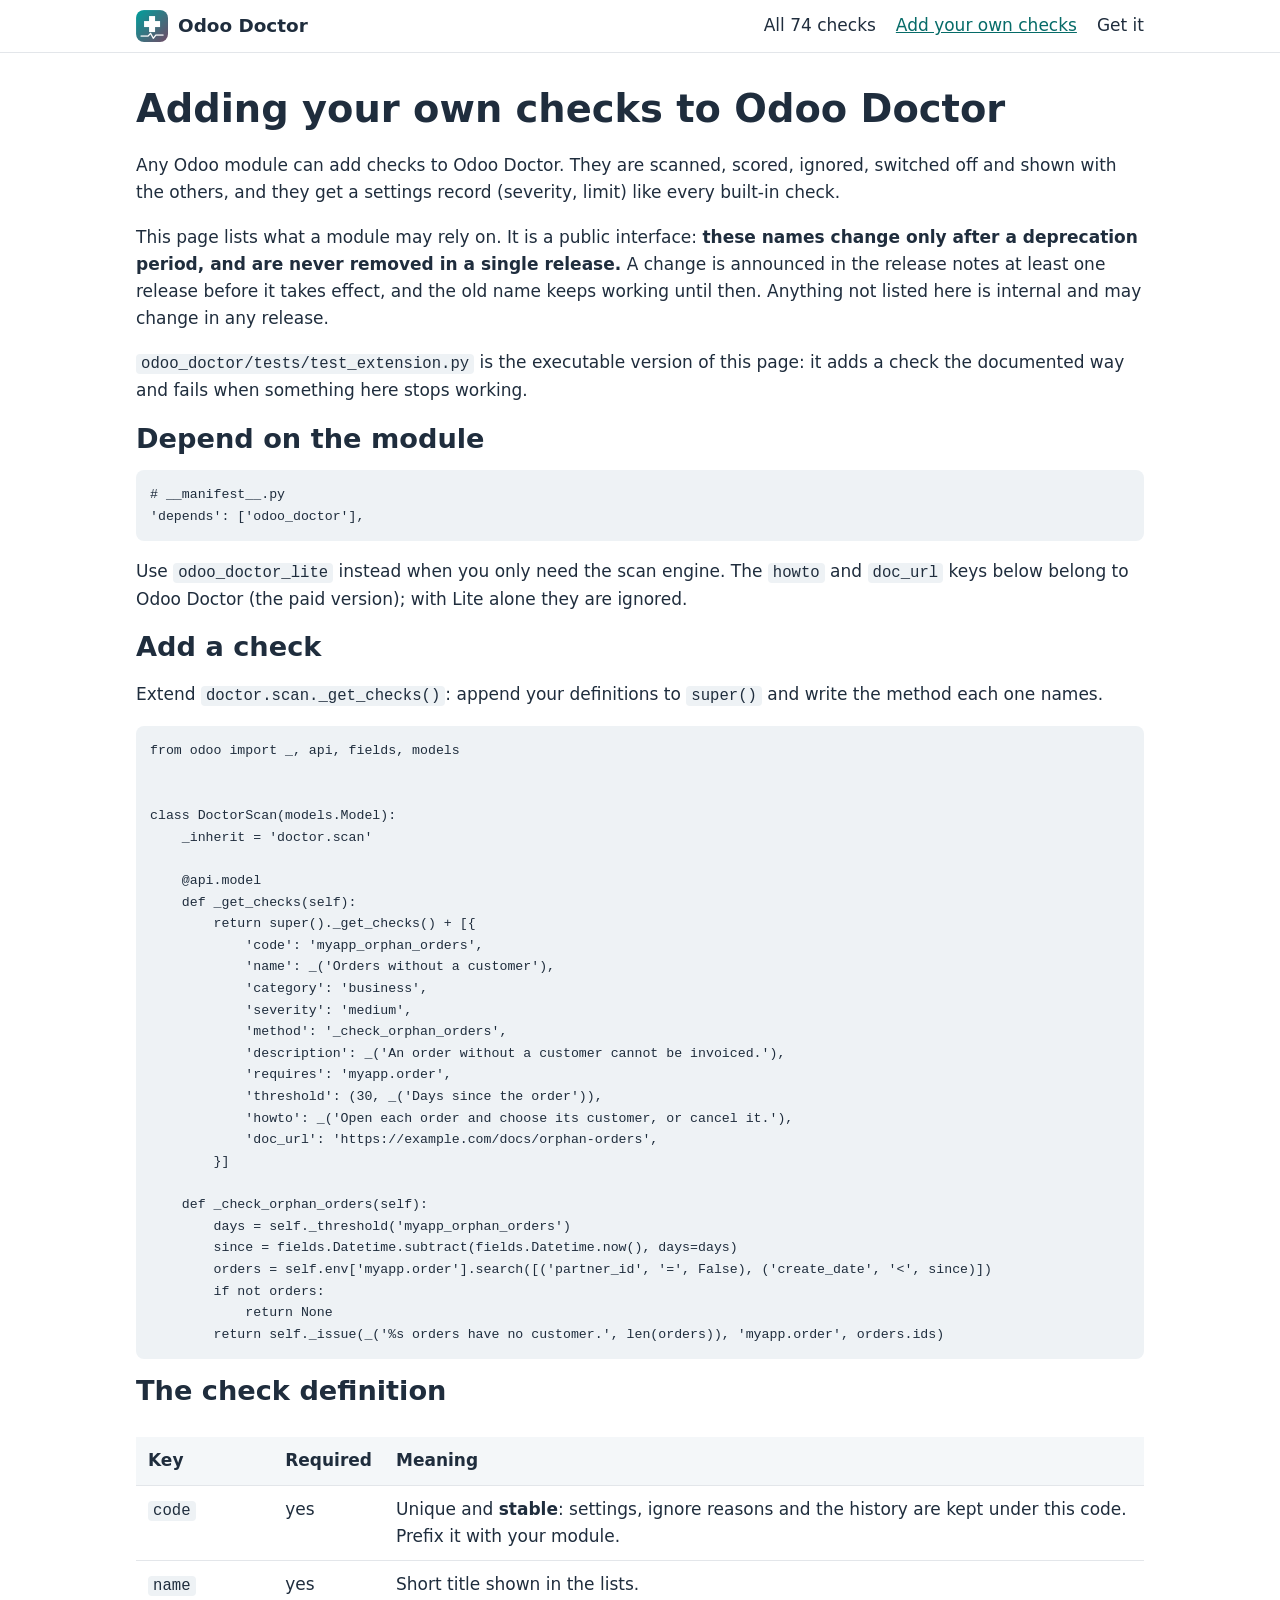
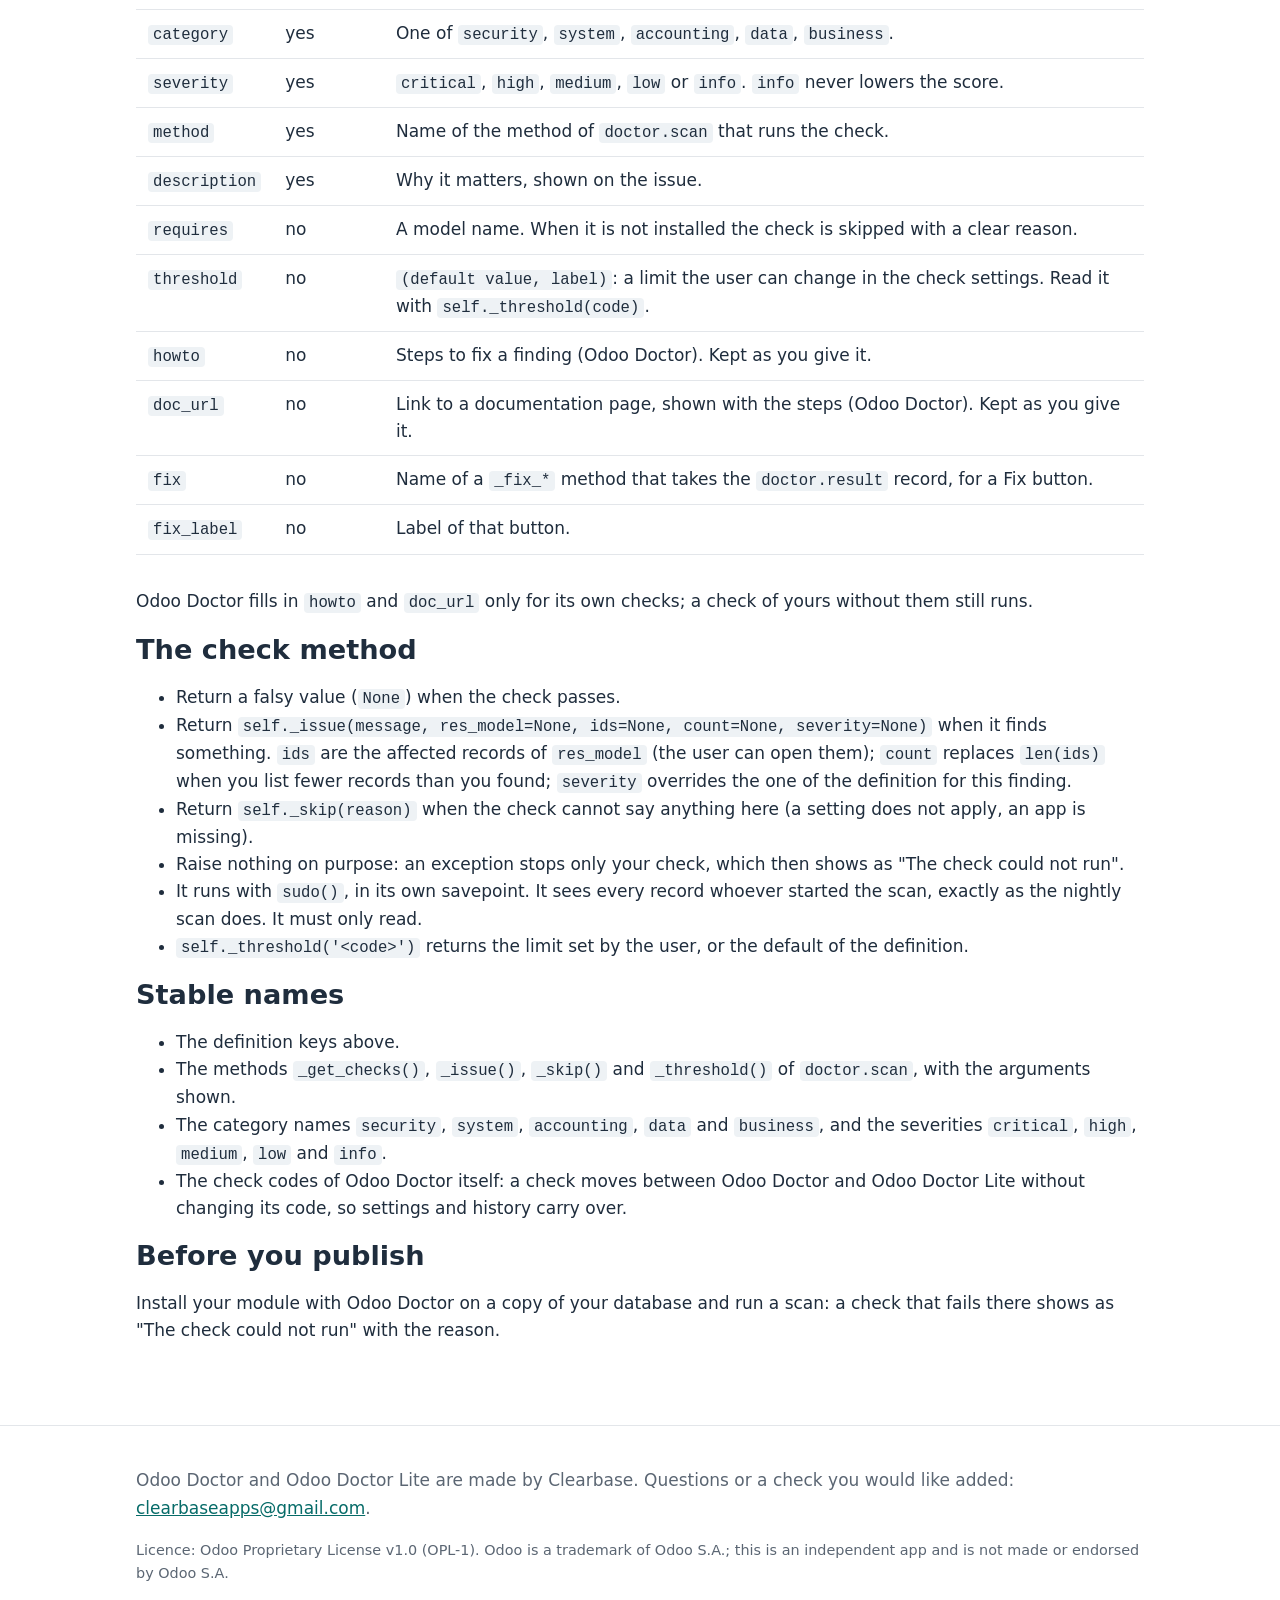
<file: extending.html>
<!doctype html>
<html lang="en">
<head>
<meta charset="utf-8">
<meta name="viewport" content="width=device-width, initial-scale=1">
<title>Add your own checks to Odoo Doctor: the module interface</title>
<meta name="description" content="How an Odoo module adds checks to Odoo Doctor, and the names it can rely on.">
<link rel="canonical" href="https://clearbaseapps.github.io/extending.html">
<link rel="icon" href="img/icon.png">
<link rel="stylesheet" href="style.css">
<meta property="og:type" content="website">
<meta property="og:title" content="Add your own checks to Odoo Doctor: the module interface">
<meta property="og:description" content="How an Odoo module adds checks to Odoo Doctor, and the names it can rely on.">
<meta property="og:url" content="https://clearbaseapps.github.io/extending.html">
<meta property="og:image" content="https://clearbaseapps.github.io/img/banner.png">
<meta name="twitter:card" content="summary_large_image">
</head>
<body>
<a class="skip" href="#main">Skip to the content</a>
<header class="top">
  <div class="wrap bar">
    <a class="brand" href="index.html"><img src="img/icon.png" alt="" width="32" height="32"><span>Odoo Doctor</span></a>
    <nav aria-label="Main"><a href="checks.html">All 74 checks</a><a href="extending.html" aria-current="page">Add your own checks</a><a href="index.html#get">Get it</a></nav>
  </div>
</header>
<main id="main">
<div class="wrap block prose">
<h1>Adding your own checks to Odoo Doctor</h1>
<p>Any Odoo module can add checks to Odoo Doctor. They are scanned, scored, ignored, switched off and shown with the others, and they get a settings record (severity, limit) like every built-in check.</p>
<p>This page lists what a module may rely on. It is a public interface: <strong>these names change only after a deprecation period, and are never removed in a single release.</strong> A change is announced in the release notes at least one release before it takes effect, and the old name keeps working until then. Anything not listed here is internal and may change in any release.</p>
<p><code>odoo_doctor/tests/test_extension.py</code> is the executable version of this page: it adds a check the documented way and fails when something here stops working.</p>
<h2>Depend on the module</h2>
<pre><code># __manifest__.py
&#x27;depends&#x27;: [&#x27;odoo_doctor&#x27;],</code></pre>
<p>Use <code>odoo_doctor_lite</code> instead when you only need the scan engine. The <code>howto</code> and <code>doc_url</code> keys below belong to Odoo Doctor (the paid version); with Lite alone they are ignored.</p>
<h2>Add a check</h2>
<p>Extend <code>doctor.scan._get_checks()</code>: append your definitions to <code>super()</code> and write the method each one names.</p>
<pre><code>from odoo import _, api, fields, models


class DoctorScan(models.Model):
    _inherit = &#x27;doctor.scan&#x27;

    @api.model
    def _get_checks(self):
        return super()._get_checks() + [{
            &#x27;code&#x27;: &#x27;myapp_orphan_orders&#x27;,
            &#x27;name&#x27;: _(&#x27;Orders without a customer&#x27;),
            &#x27;category&#x27;: &#x27;business&#x27;,
            &#x27;severity&#x27;: &#x27;medium&#x27;,
            &#x27;method&#x27;: &#x27;_check_orphan_orders&#x27;,
            &#x27;description&#x27;: _(&#x27;An order without a customer cannot be invoiced.&#x27;),
            &#x27;requires&#x27;: &#x27;myapp.order&#x27;,
            &#x27;threshold&#x27;: (30, _(&#x27;Days since the order&#x27;)),
            &#x27;howto&#x27;: _(&#x27;Open each order and choose its customer, or cancel it.&#x27;),
            &#x27;doc_url&#x27;: &#x27;https://example.com/docs/orphan-orders&#x27;,
        }]

    def _check_orphan_orders(self):
        days = self._threshold(&#x27;myapp_orphan_orders&#x27;)
        since = fields.Datetime.subtract(fields.Datetime.now(), days=days)
        orders = self.env[&#x27;myapp.order&#x27;].search([(&#x27;partner_id&#x27;, &#x27;=&#x27;, False), (&#x27;create_date&#x27;, &#x27;&lt;&#x27;, since)])
        if not orders:
            return None
        return self._issue(_(&#x27;%s orders have no customer.&#x27;, len(orders)), &#x27;myapp.order&#x27;, orders.ids)</code></pre>
<h2>The check definition</h2>
<div class="scroll"><table><thead><tr><th>Key</th><th>Required</th><th>Meaning</th></tr></thead><tbody><tr><td><code>code</code></td><td>yes</td><td>Unique and <strong>stable</strong>: settings, ignore reasons and the history are kept under this code. Prefix it with your module.</td></tr><tr><td><code>name</code></td><td>yes</td><td>Short title shown in the lists.</td></tr><tr><td><code>category</code></td><td>yes</td><td>One of <code>security</code>, <code>system</code>, <code>accounting</code>, <code>data</code>, <code>business</code>.</td></tr><tr><td><code>severity</code></td><td>yes</td><td><code>critical</code>, <code>high</code>, <code>medium</code>, <code>low</code> or <code>info</code>. <code>info</code> never lowers the score.</td></tr><tr><td><code>method</code></td><td>yes</td><td>Name of the method of <code>doctor.scan</code> that runs the check.</td></tr><tr><td><code>description</code></td><td>yes</td><td>Why it matters, shown on the issue.</td></tr><tr><td><code>requires</code></td><td>no</td><td>A model name. When it is not installed the check is skipped with a clear reason.</td></tr><tr><td><code>threshold</code></td><td>no</td><td><code>(default value, label)</code>: a limit the user can change in the check settings. Read it with <code>self._threshold(code)</code>.</td></tr><tr><td><code>howto</code></td><td>no</td><td>Steps to fix a finding (Odoo Doctor). Kept as you give it.</td></tr><tr><td><code>doc_url</code></td><td>no</td><td>Link to a documentation page, shown with the steps (Odoo Doctor). Kept as you give it.</td></tr><tr><td><code>fix</code></td><td>no</td><td>Name of a <code>_fix_*</code> method that takes the <code>doctor.result</code> record, for a Fix button.</td></tr><tr><td><code>fix_label</code></td><td>no</td><td>Label of that button.</td></tr></tbody></table></div>
<p>Odoo Doctor fills in <code>howto</code> and <code>doc_url</code> only for its own checks; a check of yours without them still runs.</p>
<h2>The check method</h2>
<ul><li>Return a falsy value (<code>None</code>) when the check passes.</li><li>Return <code>self._issue(message, res_model=None, ids=None, count=None, severity=None)</code> when it finds something. <code>ids</code> are the affected records of <code>res_model</code> (the user can open them); <code>count</code> replaces <code>len(ids)</code> when you list fewer records than you found; <code>severity</code> overrides the one of the definition for this finding.</li><li>Return <code>self._skip(reason)</code> when the check cannot say anything here (a setting does not apply, an app is missing).</li><li>Raise nothing on purpose: an exception stops only your check, which then shows as &quot;The check could not run&quot;.</li><li>It runs with <code>sudo()</code>, in its own savepoint. It sees every record whoever started the scan, exactly as the nightly scan does. It must only read.</li><li><code>self._threshold(&#x27;&lt;code&gt;&#x27;)</code> returns the limit set by the user, or the default of the definition.</li></ul>
<h2>Stable names</h2>
<ul><li>The definition keys above.</li><li>The methods <code>_get_checks()</code>, <code>_issue()</code>, <code>_skip()</code> and <code>_threshold()</code> of <code>doctor.scan</code>, with the arguments shown.</li><li>The category names <code>security</code>, <code>system</code>, <code>accounting</code>, <code>data</code> and <code>business</code>, and the severities <code>critical</code>, <code>high</code>, <code>medium</code>, <code>low</code> and <code>info</code>.</li><li>The check codes of Odoo Doctor itself: a check moves between Odoo Doctor and Odoo Doctor Lite without changing its code, so settings and history carry over.</li></ul>
<h2>Before you publish</h2>
<p>Install your module with Odoo Doctor on a copy of your database and run a scan: a check that fails there shows as &quot;The check could not run&quot; with the reason.</p>
</div>
</main>
<footer>
  <div class="wrap">
    <p>Odoo Doctor and Odoo Doctor Lite are made by Clearbase. Questions or a check you would like added:
    <a href="mailto:clearbaseapps@gmail.com">clearbaseapps@gmail.com</a>.</p>
    <p class="small">Licence: Odoo Proprietary License v1.0 (OPL-1). Odoo is a trademark of Odoo S.A.; this is an independent
    app and is not made or endorsed by Odoo S.A.</p>
  </div>
</footer>
</body>
</html>
</file>
<file: style.css>
:root { --bg: #ffffff; --fg: #1f2d3d; --muted: #5b6673; --line: #e3e6ea; --card: #f4f7f9; --brand: #087f7b;
  --brand-fg: #ffffff; --link: #066b68; --code: #eef2f5; --shadow: 0 12px 40px rgba(0, 0, 0, .14); }
@media (prefers-color-scheme: dark) {
  :root { --bg: #11181f; --fg: #e6ecf1; --muted: #9fadba; --line: #26323d; --card: #18222b; --brand: #2bb3ae;
    --brand-fg: #06201f; --link: #62d3ce; --code: #1d2832; --shadow: 0 12px 40px rgba(0, 0, 0, .5); }
}
* { box-sizing: border-box; }
html { scroll-behavior: smooth; }
body { margin: 0; background: var(--bg); color: var(--fg); line-height: 1.6;
  font: 17px/1.6 system-ui, -apple-system, "Segoe UI", Roboto, sans-serif; }
a { color: var(--link); }
img { max-width: 100%; height: auto; }
h1, h2, h3 { line-height: 1.25; margin: 0 0 .5em; }
h1 { font-size: 2.4rem; } h2 { font-size: 1.7rem; margin-top: 0; } h3 { font-size: 1.1rem; }
.wrap { max-width: 1040px; margin: 0 auto; padding: 0 16px; }
.skip { position: absolute; left: -999px; } .skip:focus { left: 8px; top: 8px; background: var(--bg); padding: 8px; z-index: 9; }
.top { border-bottom: 1px solid var(--line); background: var(--bg); position: sticky; top: 0; z-index: 5; }
.bar { display: flex; align-items: center; justify-content: space-between; gap: 16px; padding-top: 10px; padding-bottom: 10px; flex-wrap: wrap; }
.brand { display: flex; align-items: center; gap: 10px; font-weight: 700; font-size: 1.15rem; color: var(--fg); text-decoration: none; }
.brand img { border-radius: 8px; }
nav { display: flex; gap: 20px; flex-wrap: wrap; } nav a { color: var(--fg); text-decoration: none; }
nav a:hover, nav a[aria-current] { color: var(--link); text-decoration: underline; }
.hero { padding: 48px 0 24px; text-align: center;
  background: linear-gradient(180deg, color-mix(in srgb, var(--brand) 12%, var(--bg)) 0%, var(--bg) 100%); }
.lead { font-size: 1.2rem; color: var(--muted); max-width: 760px; margin: 0 auto 1.4em; }
.actions { display: flex; gap: 12px; justify-content: center; flex-wrap: wrap; margin-bottom: 32px; }
.btn { display: inline-block; background: var(--brand); color: var(--brand-fg); font-weight: 700; padding: 12px 22px;
  border-radius: 8px; text-decoration: none; border: 2px solid var(--brand); }
.btn.ghost { background: transparent; color: var(--link); border-color: var(--brand); }
.btn.small { padding: 6px 14px; font-size: .95rem; margin: 0 6px 6px 0; }
.btn:hover { filter: brightness(1.08); }
.shot { border-radius: 10px; border: 1px solid var(--line); box-shadow: var(--shadow); display: block; margin: 0 auto; }
.small { font-size: .9rem; color: var(--muted); } .center { text-align: center; }
.block { padding-top: 32px; padding-bottom: 32px; }
.grid { display: grid; grid-template-columns: repeat(auto-fit, minmax(220px, 1fr)); gap: 16px; margin: 20px 0; }
.card { background: var(--card); border: 1px solid var(--line); border-radius: 12px; padding: 18px; }
.card ul { margin: 0; padding-left: 1.1em; color: var(--muted); font-size: .95rem; }
.count { color: var(--muted); font-weight: 600; margin: 0 0 8px; }
h2 .count { font-size: 1rem; }
.steps { padding-left: 1.2em; } .steps li { margin-bottom: .8em; }
.scroll { overflow-x: auto; }
table { width: 100%; border-collapse: collapse; margin: 16px 0; }
th, td { padding: 10px 12px; border-bottom: 1px solid var(--line); text-align: left; vertical-align: top; }
th { background: var(--card); }
td:not(:first-child), th:not(:first-child) { text-align: center; }
.prose td:not(:first-child), .prose th:not(:first-child) { text-align: left; }
.two { display: grid; grid-template-columns: repeat(auto-fit, minmax(260px, 1fr)); gap: 16px; align-items: start; margin-top: 24px; }
.get { display: grid; grid-template-columns: repeat(auto-fit, minmax(280px, 1fr)); gap: 16px; margin: 16px 0; }
.buttons { margin: 8px 0 0; }
.note { border-left: 4px solid var(--brand); padding: 8px 14px; background: var(--card); border-radius: 0 8px 8px 0; }
.check { border-top: 1px solid var(--line); padding: 14px 0; } .check h3 { margin-bottom: 4px; }
.check p { margin: 4px 0; } .meta { color: var(--muted); font-size: .9rem; }
.chip { display: inline-block; padding: 1px 10px; border-radius: 999px; font-size: .8rem; font-weight: 700; color: #fff; }
.chip.critical { background: #b3261e; } .chip.high { background: #d93025; } .chip.medium { background: #b26a00; }
.chip.low { background: #1a6fd4; } .chip.info { background: #5b6673; }
.edition { margin-left: 8px; }
pre { background: var(--code); padding: 14px; border-radius: 8px; overflow-x: auto; font-size: .9rem; line-height: 1.5; }
code { background: var(--code); padding: 1px 5px; border-radius: 4px; font-size: .92em; }
pre code { background: none; padding: 0; }
footer { border-top: 1px solid var(--line); margin-top: 32px; padding: 24px 0 40px; color: var(--muted); }
@media (max-width: 600px) { h1 { font-size: 1.8rem; } .lead { font-size: 1.05rem; } }
</file>
